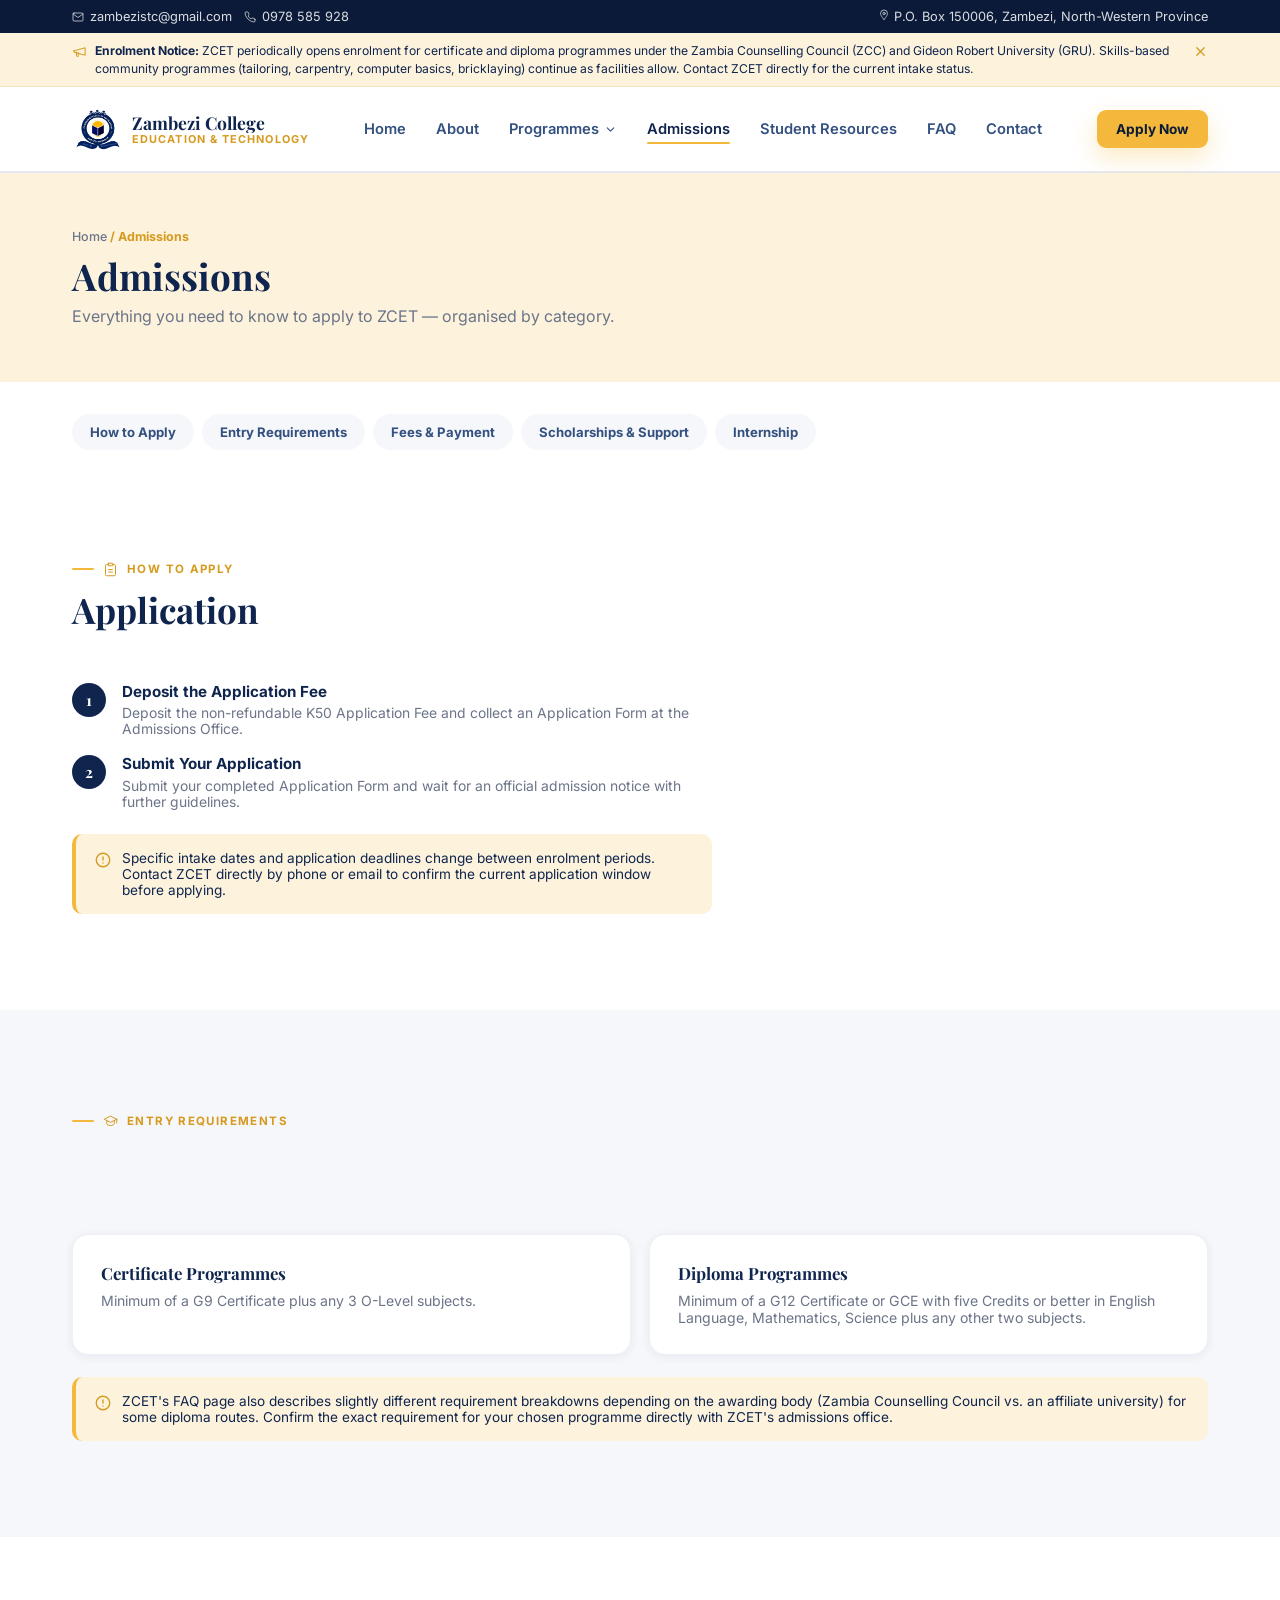
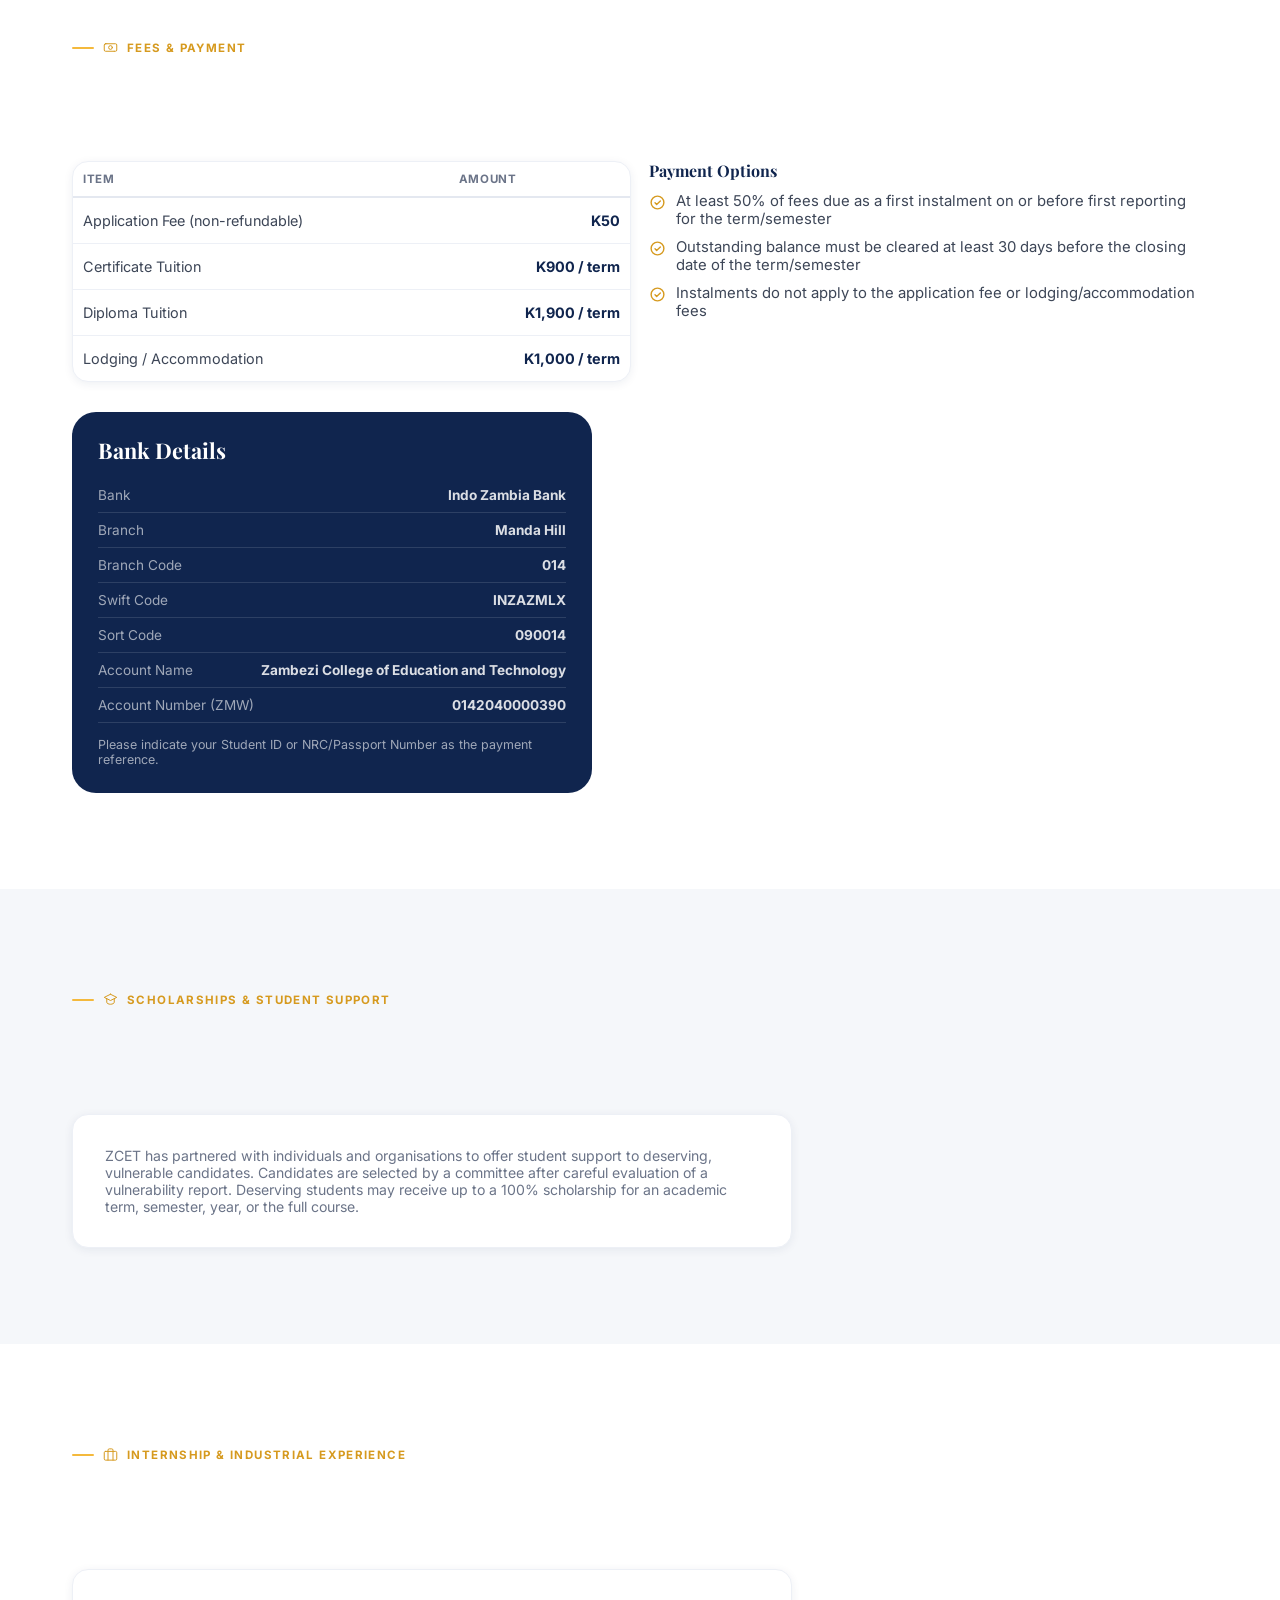
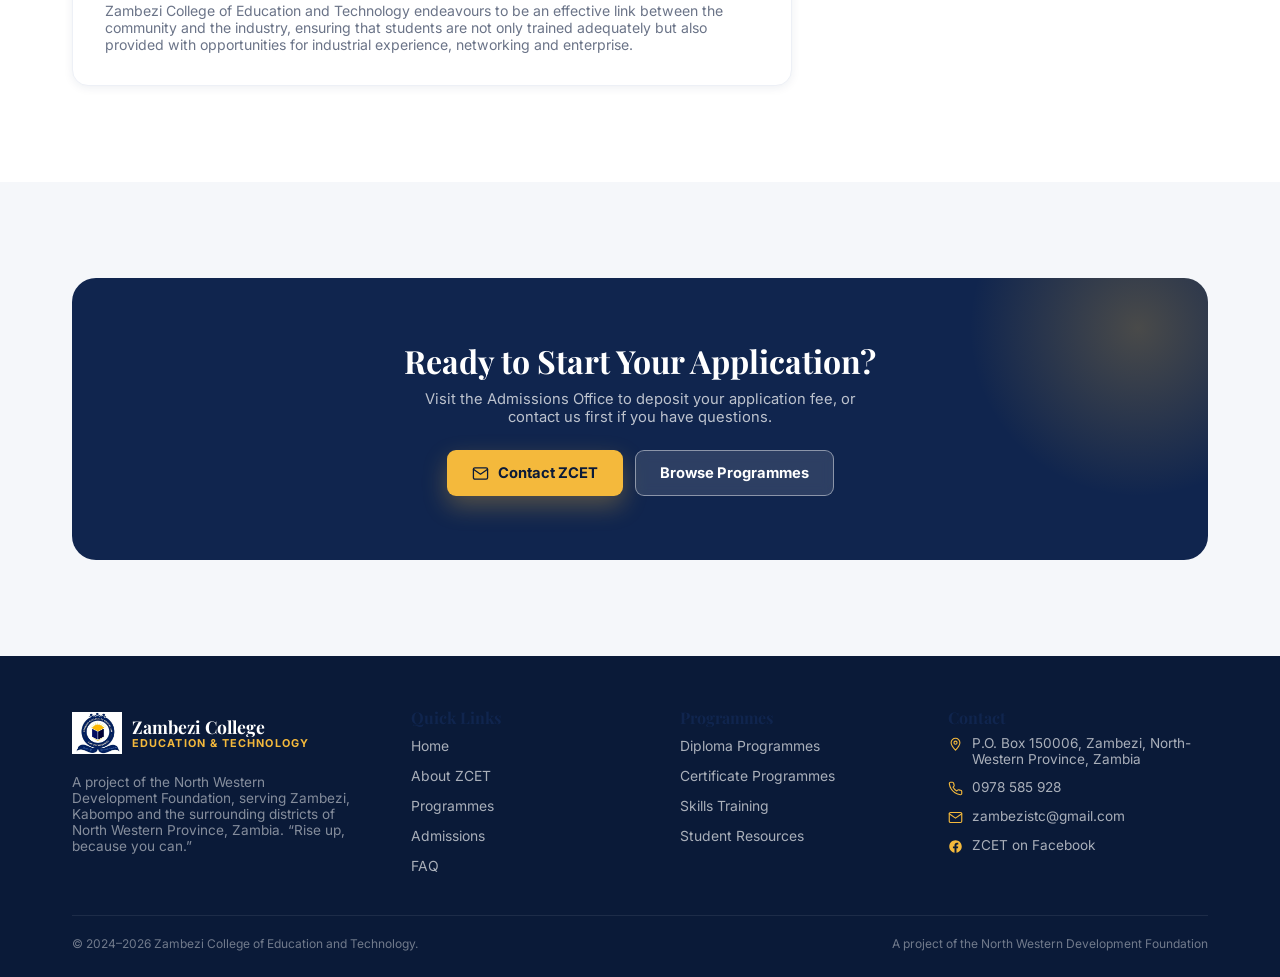
<file: admissions.html>
<!DOCTYPE html>
<html lang="en">
<head>
<meta charset="UTF-8">
<meta name="viewport" content="width=device-width, initial-scale=1.0">
<title>Admissions | Zambezi College of Education and Technology</title>
<meta name="description" content="ZCET admissions: how to apply, entry requirements by qualification level, fees and payment details, scholarships and internship opportunities.">
<link rel="preconnect" href="https://fonts.googleapis.com">
<link rel="preconnect" href="https://fonts.gstatic.com" crossorigin>
<link href="https://fonts.googleapis.com/css2?family=Playfair+Display:wght@600;700;800&family=Inter:wght@400;500;600;700;800&display=swap" rel="stylesheet">
<link rel="stylesheet" href="css/style.css">

</head>
<body>
<div class="topbar">
  <div class="container">
    <div class="topbar-left">
      <a href="mailto:zambezistc@gmail.com"><svg viewBox="0 0 24 24" fill="none" stroke="currentColor" stroke-width="1.8" stroke-linecap="round" stroke-linejoin="round"><rect x="2" y="4" width="20" height="16" rx="2"/><path d="m22 6-10 7L2 6"/></svg> zambezistc@gmail.com</a>
      <a href="tel:+260978585928"><svg viewBox="0 0 24 24" fill="none" stroke="currentColor" stroke-width="1.8" stroke-linecap="round" stroke-linejoin="round"><path d="M22 16.92v3a2 2 0 0 1-2.18 2 19.79 19.79 0 0 1-8.63-3.07 19.5 19.5 0 0 1-6-6 19.79 19.79 0 0 1-3.07-8.67A2 2 0 0 1 4.11 2h3a2 2 0 0 1 2 1.72c.127.96.362 1.903.7 2.81a2 2 0 0 1-.45 2.11L8.09 9.91a16 16 0 0 0 6 6l1.27-1.27a2 2 0 0 1 2.11-.45c.907.338 1.85.573 2.81.7A2 2 0 0 1 22 16.92Z"/></svg> 0978 585 928</a>
    </div>
    <div class="topbar-right">
      <span><svg viewBox="0 0 24 24" fill="none" stroke="currentColor" stroke-width="1.8" stroke-linecap="round" stroke-linejoin="round"><path d="M12 21s7-7.58 7-12A7 7 0 0 0 5 9c0 4.42 7 12 7 12Z"/><circle cx="12" cy="9" r="2.5"/></svg> P.O. Box 150006, Zambezi, North-Western Province</span>
    </div>
  </div>
</div>
<div class="announce">
  <div class="container">
    <svg viewBox="0 0 24 24" fill="none" stroke="currentColor" stroke-width="1.6" stroke-linecap="round" stroke-linejoin="round"><path d="m3 11 18-5v12L3 13v-2Z"/><path d="M7 13v5a2 2 0 0 0 2 2h1v-6"/></svg>
    <p><strong>Enrolment Notice:</strong> ZCET periodically opens enrolment for certificate and diploma programmes under the Zambia Counselling Council (ZCC) and Gideon Robert University (GRU). Skills-based community programmes (tailoring, carpentry, computer basics, bricklaying) continue as facilities allow. Contact ZCET directly for the current intake status.</p>
    <button class="announce-close" aria-label="Dismiss announcement"><svg viewBox="0 0 24 24" fill="none" stroke="currentColor" stroke-width="2" stroke-linecap="round" stroke-linejoin="round"><path d="M18 6 6 18M6 6l12 12"/></svg></button>
  </div>
</div>
<div class="nav-wrap">
  <div class="container nav">
    <a href="index.html" class="logo">
      <span class="logo-mark"><img src="assets/zcet-logo.png" alt="ZCET crest"></span>
      <span class="logo-text"><strong>Zambezi College</strong><span>Education &amp; Technology</span></span>
    </a>
    <ul class="nav-links">
          <li><a href="index.html">Home</a></li>
          <li><a href="about.html">About</a></li>
          <li><a href="programmes.html">Programmes <svg class="chevron" viewBox="0 0 24 24" fill="none" stroke="currentColor" stroke-width="2" stroke-linecap="round" stroke-linejoin="round"><path d="m6 9 6 6 6-6"/></svg></a>
        <div class="mega-menu">
          <a href="programmes.html#diploma">
            <span class="mega-cat">Accredited</span>
            <span class="mega-title">Diploma Programmes</span>
            <span class="mega-desc">Two-year diplomas awarded by the Zambia Counselling Council</span>
          </a>
          <a href="programmes.html#certificate">
            <span class="mega-cat">Accredited</span>
            <span class="mega-title">Certificate Programmes</span>
            <span class="mega-desc">One-year certificates awarded by the Zambia Counselling Council</span>
          </a>
          <a href="programmes.html#skills">
            <span class="mega-cat">Community</span>
            <span class="mega-title">Skills Training</span>
            <span class="mega-desc">Free community empowerment programmes</span>
          </a>
        </div></li>
          <li><a href="admissions.html" class="is-active">Admissions</a></li>
          <li><a href="student-resources.html">Student Resources</a></li>
          <li><a href="faq.html">FAQ</a></li>
          <li><a href="contact.html">Contact</a></li>
    </ul>
    <div class="nav-actions">
      <a href="admissions.html" class="btn btn-primary btn-sm">Apply Now</a>
      <button class="hamburger" aria-label="Open menu" aria-expanded="false"><span></span><span></span><span></span></button>
    </div>
  </div>
  <div class="mobile-menu">
    <div class="mobile-menu-inner">
      <a href="index.html" class="">Home</a>
      <a href="about.html" class="">About</a>
      <div class="mobile-menu-toggle-row">
        <a href="programmes.html" class="">Programmes</a>
        <button class="mobile-submenu-btn" aria-label="Toggle Programmes submenu"><svg viewBox="0 0 24 24" fill="none" stroke="currentColor" stroke-width="2" stroke-linecap="round" stroke-linejoin="round"><path d="m6 9 6 6 6-6"/></svg></button>
      </div>
      <div class="mobile-submenu">
        <a href="programmes.html#diploma">Diploma Programmes</a>
        <a href="programmes.html#certificate">Certificate Programmes</a>
        <a href="programmes.html#skills">Skills Training</a>
      </div>
      <a href="admissions.html" class="is-active">Admissions</a>
      <a href="student-resources.html" class="">Student Resources</a>
      <a href="faq.html" class="">FAQ</a>
      <a href="contact.html" class="">Contact</a>
      <a href="admissions.html" class="btn btn-primary btn-block">Apply Now</a>
      <div class="mobile-contact">
        <a href="tel:+260978585928"><svg viewBox="0 0 24 24" fill="none" stroke="currentColor" stroke-width="1.8" stroke-linecap="round" stroke-linejoin="round"><path d="M22 16.92v3a2 2 0 0 1-2.18 2 19.79 19.79 0 0 1-8.63-3.07 19.5 19.5 0 0 1-6-6 19.79 19.79 0 0 1-3.07-8.67A2 2 0 0 1 4.11 2h3a2 2 0 0 1 2 1.72c.127.96.362 1.903.7 2.81a2 2 0 0 1-.45 2.11L8.09 9.91a16 16 0 0 0 6 6l1.27-1.27a2 2 0 0 1 2.11-.45c.907.338 1.85.573 2.81.7A2 2 0 0 1 22 16.92Z"/></svg> 0978 585 928</a>
        <a href="mailto:zambezistc@gmail.com"><svg viewBox="0 0 24 24" fill="none" stroke="currentColor" stroke-width="1.8" stroke-linecap="round" stroke-linejoin="round"><rect x="2" y="4" width="20" height="16" rx="2"/><path d="m22 6-10 7L2 6"/></svg> zambezistc@gmail.com</a>
      </div>
    </div>
  </div>
</div>

<div class="page-hero">
  <div class="container">
    <div class="breadcrumb"><a href="index.html">Home</a> / Admissions</div>
    <h1>Admissions</h1>
    <p>Everything you need to know to apply to ZCET &mdash; organised by category.</p>
  </div>
</div>

<section class="section--tight" style="padding-top:32px">
  <div class="container">
    <nav class="admissions-nav reveal is-visible">
      <a href="#how-to-apply">How to Apply</a>
      <a href="#entry-requirements">Entry Requirements</a>
      <a href="#fees">Fees &amp; Payment</a>
      <a href="#scholarships">Scholarships &amp; Support</a>
      <a href="#internship">Internship</a>
    </nav>
  </div>
</section>

<section class="section" id="how-to-apply" style="padding-top:0">
  <div class="container">
    <div class="section-head reveal is-visible">
      <div class="eyebrow"><svg viewBox="0 0 24 24" fill="none" stroke="currentColor" stroke-width="1.6" stroke-linecap="round" stroke-linejoin="round"><rect x="8" y="2" width="8" height="4" rx="1"/><path d="M9 4H6a2 2 0 0 0-2 2v14a2 2 0 0 0 2 2h12a2 2 0 0 0 2-2V6a2 2 0 0 0-2-2h-3"/><path d="M9 12h6M9 16h6"/></svg> How to Apply</div>
      <h2>Application Process</h2>
    </div>
    <div class="step-list reveal is-visible" style="max-width:640px">
      <div class="step-item">
        <div class="step-num">1</div>
        <div>
          <h4>Deposit the Application Fee</h4>
          <p>Deposit the non-refundable K50 Application Fee and collect an Application Form at the Admissions Office.</p>
        </div>
      </div>
      <div class="step-item">
        <div class="step-num">2</div>
        <div>
          <h4>Submit Your Application</h4>
          <p>Submit your completed Application Form and wait for an official admission notice with further guidelines.</p>
        </div>
      </div>
    </div>
    <div class="note-box reveal is-visible" style="max-width:640px;margin-top:24px">
      <svg viewBox="0 0 24 24" fill="none" stroke="currentColor" stroke-width="1.8" stroke-linecap="round" stroke-linejoin="round"><circle cx="12" cy="12" r="9"/><path d="M12 8v4M12 16h.01"/></svg>
      <span>Specific intake dates and application deadlines change between enrolment periods. Contact ZCET directly by phone or email to confirm the current application window before applying.</span>
    </div>
  </div>
</section>

<section class="section section--mist" id="entry-requirements">
  <div class="container">
    <div class="section-head reveal is-visible">
      <div class="eyebrow"><svg viewBox="0 0 24 24" fill="none" stroke="currentColor" stroke-width="1.6" stroke-linecap="round" stroke-linejoin="round"><path d="M22 10 12 5 2 10l10 5 10-5Z"/><path d="M6 12.5V17c0 1.5 2.5 3 6 3s6-1.5 6-3v-4.5"/><path d="M22 10v6"/></svg> Entry Requirements</div>
      <h2>Requirements by Qualification Level</h2>
    </div>
    <div class="grid-2 reveal is-visible">
      <div class="card" style="padding:28px">
        <h3>Certificate Programmes</h3>
        <p>Minimum of a G9 Certificate plus any 3 O-Level subjects.</p>
      </div>
      <div class="card" style="padding:28px">
        <h3>Diploma Programmes</h3>
        <p>Minimum of a G12 Certificate or GCE with five Credits or better in English Language, Mathematics, Science plus any other two subjects.</p>
      </div>
    </div>
    <div class="note-box reveal is-visible" style="margin-top:22px">
      <svg viewBox="0 0 24 24" fill="none" stroke="currentColor" stroke-width="1.8" stroke-linecap="round" stroke-linejoin="round"><circle cx="12" cy="12" r="9"/><path d="M12 8v4M12 16h.01"/></svg>
      <span>ZCET's FAQ page also describes slightly different requirement breakdowns depending on the awarding body (Zambia Counselling Council vs. an affiliate university) for some diploma routes. Confirm the exact requirement for your chosen programme directly with ZCET's admissions office.</span>
    </div>
  </div>
</section>

<section class="section" id="fees">
  <div class="container">
    <div class="section-head reveal is-visible">
      <div class="eyebrow"><svg viewBox="0 0 24 24" fill="none" stroke="currentColor" stroke-width="1.6" stroke-linecap="round" stroke-linejoin="round"><rect x="2" y="6" width="20" height="12" rx="2"/><circle cx="12" cy="12" r="3"/><path d="M6 6v.01M18 18v-.01"/></svg> Fees &amp; Payment</div>
      <h2>Tuition &amp; Payment Information</h2>
    </div>
    <div class="grid-2 reveal is-visible" style="align-items:start">
      <div class="card" style="padding:0;overflow:hidden">
        <table class="fee-table">
          <thead><tr><th>Item</th><th>Amount</th></tr></thead>
          <tbody>
            <tr><td>Application Fee (non-refundable)</td><td>K50</td></tr>
            <tr><td>Certificate Tuition</td><td>K900 / term</td></tr>
            <tr><td>Diploma Tuition</td><td>K1,900 / term</td></tr>
            <tr><td>Lodging / Accommodation</td><td>K1,000 / term</td></tr>
          </tbody>
        </table>
      </div>
      <div>
        <h3 style="font-size:1rem;margin-bottom:12px">Payment Options</h3>
        <ul class="detail-list">
          <li><svg viewBox="0 0 24 24" fill="none" stroke="currentColor" stroke-width="2" stroke-linecap="round" stroke-linejoin="round"><circle cx="12" cy="12" r="9"/><path d="m8.5 12.5 2.3 2.3L16 10"/></svg> At least 50% of fees due as a first instalment on or before first reporting for the term/semester</li>
          <li><svg viewBox="0 0 24 24" fill="none" stroke="currentColor" stroke-width="2" stroke-linecap="round" stroke-linejoin="round"><circle cx="12" cy="12" r="9"/><path d="m8.5 12.5 2.3 2.3L16 10"/></svg> Outstanding balance must be cleared at least 30 days before the closing date of the term/semester</li>
          <li><svg viewBox="0 0 24 24" fill="none" stroke="currentColor" stroke-width="2" stroke-linecap="round" stroke-linejoin="round"><circle cx="12" cy="12" r="9"/><path d="m8.5 12.5 2.3 2.3L16 10"/></svg> Instalments do not apply to the application fee or lodging/accommodation fees</li>
        </ul>
      </div>
    </div>

    <div class="bank-card reveal is-visible" style="margin-top:30px;max-width:520px">
      <h3>Bank Details</h3>
      <div class="bank-row"><span>Bank</span><span>Indo Zambia Bank</span></div>
      <div class="bank-row"><span>Branch</span><span>Manda Hill</span></div>
      <div class="bank-row"><span>Branch Code</span><span>014</span></div>
      <div class="bank-row"><span>Swift Code</span><span>INZAZMLX</span></div>
      <div class="bank-row"><span>Sort Code</span><span>090014</span></div>
      <div class="bank-row"><span>Account Name</span><span>Zambezi College of Education and Technology</span></div>
      <div class="bank-row"><span>Account Number (ZMW)</span><span>0142040000390</span></div>
      <p style="margin:14px 0 0;font-size:.78rem;color:rgba(255,255,255,.6)">Please indicate your Student ID or NRC/Passport Number as the payment reference.</p>
    </div>
  </div>
</section>

<section class="section section--mist" id="scholarships">
  <div class="container">
    <div class="section-head reveal is-visible">
      <div class="eyebrow"><svg viewBox="0 0 24 24" fill="none" stroke="currentColor" stroke-width="1.6" stroke-linecap="round" stroke-linejoin="round"><path d="M12 2 2 7l10 5 10-5-10-5Z"/><path d="M6 9.5V15c0 1.5 3 3 6 3s6-1.5 6-3V9.5"/></svg> Scholarships &amp; Student Support</div>
      <h2>Student Support Scheme</h2>
    </div>
    <div class="card reveal is-visible" style="padding:32px;max-width:720px">
      <p style="margin:0">ZCET has partnered with individuals and organisations to offer student support to deserving, vulnerable candidates. Candidates are selected by a committee after careful evaluation of a vulnerability report. Deserving students may receive up to a 100% scholarship for an academic term, semester, year, or the full course.</p>
    </div>
  </div>
</section>

<section class="section" id="internship">
  <div class="container">
    <div class="section-head reveal is-visible">
      <div class="eyebrow"><svg viewBox="0 0 24 24" fill="none" stroke="currentColor" stroke-width="1.6" stroke-linecap="round" stroke-linejoin="round"><rect x="2" y="7" width="20" height="14" rx="2"/><path d="M16 21V5a2 2 0 0 0-2-2h-4a2 2 0 0 0-2 2v16"/></svg> Internship &amp; Industrial Experience</div>
      <h2>Bridging Students to Industry</h2>
    </div>
    <div class="card reveal is-visible" style="padding:32px;max-width:720px">
      <p style="margin:0">Zambezi College of Education and Technology endeavours to be an effective link between the community and the industry, ensuring that students are not only trained adequately but also provided with opportunities for industrial experience, networking and enterprise.</p>
    </div>
  </div>
</section>

<section class="section section--mist">
  <div class="container">
    <div class="cta-band reveal" style="background:var(--navy)">
      <h2>Ready to Start Your Application?</h2>
      <p>Visit the Admissions Office to deposit your application fee, or contact us first if you have questions.</p>
      <div class="cta-actions">
        <a href="contact.html" class="btn btn-primary"><svg viewBox="0 0 24 24" fill="none" stroke="currentColor" stroke-width="1.8" stroke-linecap="round" stroke-linejoin="round"><rect x="2" y="4" width="20" height="16" rx="2"/><path d="m22 6-10 7L2 6"/></svg> Contact ZCET</a>
        <a href="programmes.html" class="btn btn-ghost-light">Browse Programmes</a>
      </div>
    </div>
  </div>
</section>

<footer>
  <div class="container">
    <div class="footer-grid">
      <div class="footer-brand">
        <a href="index.html" class="logo">
          <span class="logo-mark"><img src="assets/zcet-logo.png" alt="ZCET crest"></span>
          <span class="logo-text"><strong>Zambezi College</strong><span style="color:#F4B93C">Education &amp; Technology</span></span>
        </a>
        <p>A project of the North Western Development Foundation, serving Zambezi, Kabompo and the surrounding districts of North Western Province, Zambia. &ldquo;Rise up, because you can.&rdquo;</p>
      </div>
      <div>
        <h4>Quick Links</h4>
        <ul class="footer-links">
          <li><a href="index.html">Home</a></li>
          <li><a href="about.html">About ZCET</a></li>
          <li><a href="programmes.html">Programmes</a></li>
          <li><a href="admissions.html">Admissions</a></li>
          <li><a href="faq.html">FAQ</a></li>
        </ul>
      </div>
      <div>
        <h4>Programmes</h4>
        <ul class="footer-links">
          <li><a href="programmes.html#diploma">Diploma Programmes</a></li>
          <li><a href="programmes.html#certificate">Certificate Programmes</a></li>
          <li><a href="programmes.html#skills">Skills Training</a></li>
          <li><a href="student-resources.html">Student Resources</a></li>
        </ul>
      </div>
      <div>
        <h4>Contact</h4>
        <ul class="footer-contact">
          <li><svg viewBox="0 0 24 24" fill="none" stroke="currentColor" stroke-width="1.8" stroke-linecap="round" stroke-linejoin="round"><path d="M12 21s7-7.58 7-12A7 7 0 0 0 5 9c0 4.42 7 12 7 12Z"/><circle cx="12" cy="9" r="2.5"/></svg> P.O. Box 150006, Zambezi, North-Western Province, Zambia</li>
          <li><svg viewBox="0 0 24 24" fill="none" stroke="currentColor" stroke-width="1.8" stroke-linecap="round" stroke-linejoin="round"><path d="M22 16.92v3a2 2 0 0 1-2.18 2 19.79 19.79 0 0 1-8.63-3.07 19.5 19.5 0 0 1-6-6 19.79 19.79 0 0 1-3.07-8.67A2 2 0 0 1 4.11 2h3a2 2 0 0 1 2 1.72c.127.96.362 1.903.7 2.81a2 2 0 0 1-.45 2.11L8.09 9.91a16 16 0 0 0 6 6l1.27-1.27a2 2 0 0 1 2.11-.45c.907.338 1.85.573 2.81.7A2 2 0 0 1 22 16.92Z"/></svg> <a href="tel:+260978585928">0978 585 928</a></li>
          <li><svg viewBox="0 0 24 24" fill="none" stroke="currentColor" stroke-width="1.8" stroke-linecap="round" stroke-linejoin="round"><rect x="2" y="4" width="20" height="16" rx="2"/><path d="m22 6-10 7L2 6"/></svg> <a href="mailto:zambezistc@gmail.com">zambezistc@gmail.com</a></li>
          <li><svg viewBox="0 0 24 24" fill="currentColor"><path d="M22 12.06C22 6.5 17.52 2 12 2S2 6.5 2 12.06C2 17.08 5.66 21.23 10.44 22v-7.03H7.9v-2.91h2.54V9.85c0-2.5 1.49-3.89 3.77-3.89 1.09 0 2.23.2 2.23.2v2.46h-1.26c-1.24 0-1.63.77-1.63 1.56v1.88h2.78l-.44 2.91h-2.34V22C18.34 21.23 22 17.08 22 12.06Z"/></svg> <a href="https://web.facebook.com/zcet2022" target="_blank" rel="noopener">ZCET on Facebook</a></li>
        </ul>
      </div>
    </div>
    <div class="footer-bottom">
      <span>&copy; 2024&ndash;2026 Zambezi College of Education and Technology.</span>
      <span>A project of the North Western Development Foundation</span>
    </div>
  </div>
</footer>

<button class="to-top" aria-label="Back to top"><svg viewBox="0 0 24 24" fill="none" stroke="currentColor" stroke-width="2" stroke-linecap="round" stroke-linejoin="round"><path d="M12 19V5M5 12l7-7 7 7"/></svg></button>

<script src="js/programmes-data.js"></script>
<script src="js/main.js"></script>
</body>
</html>
</file>
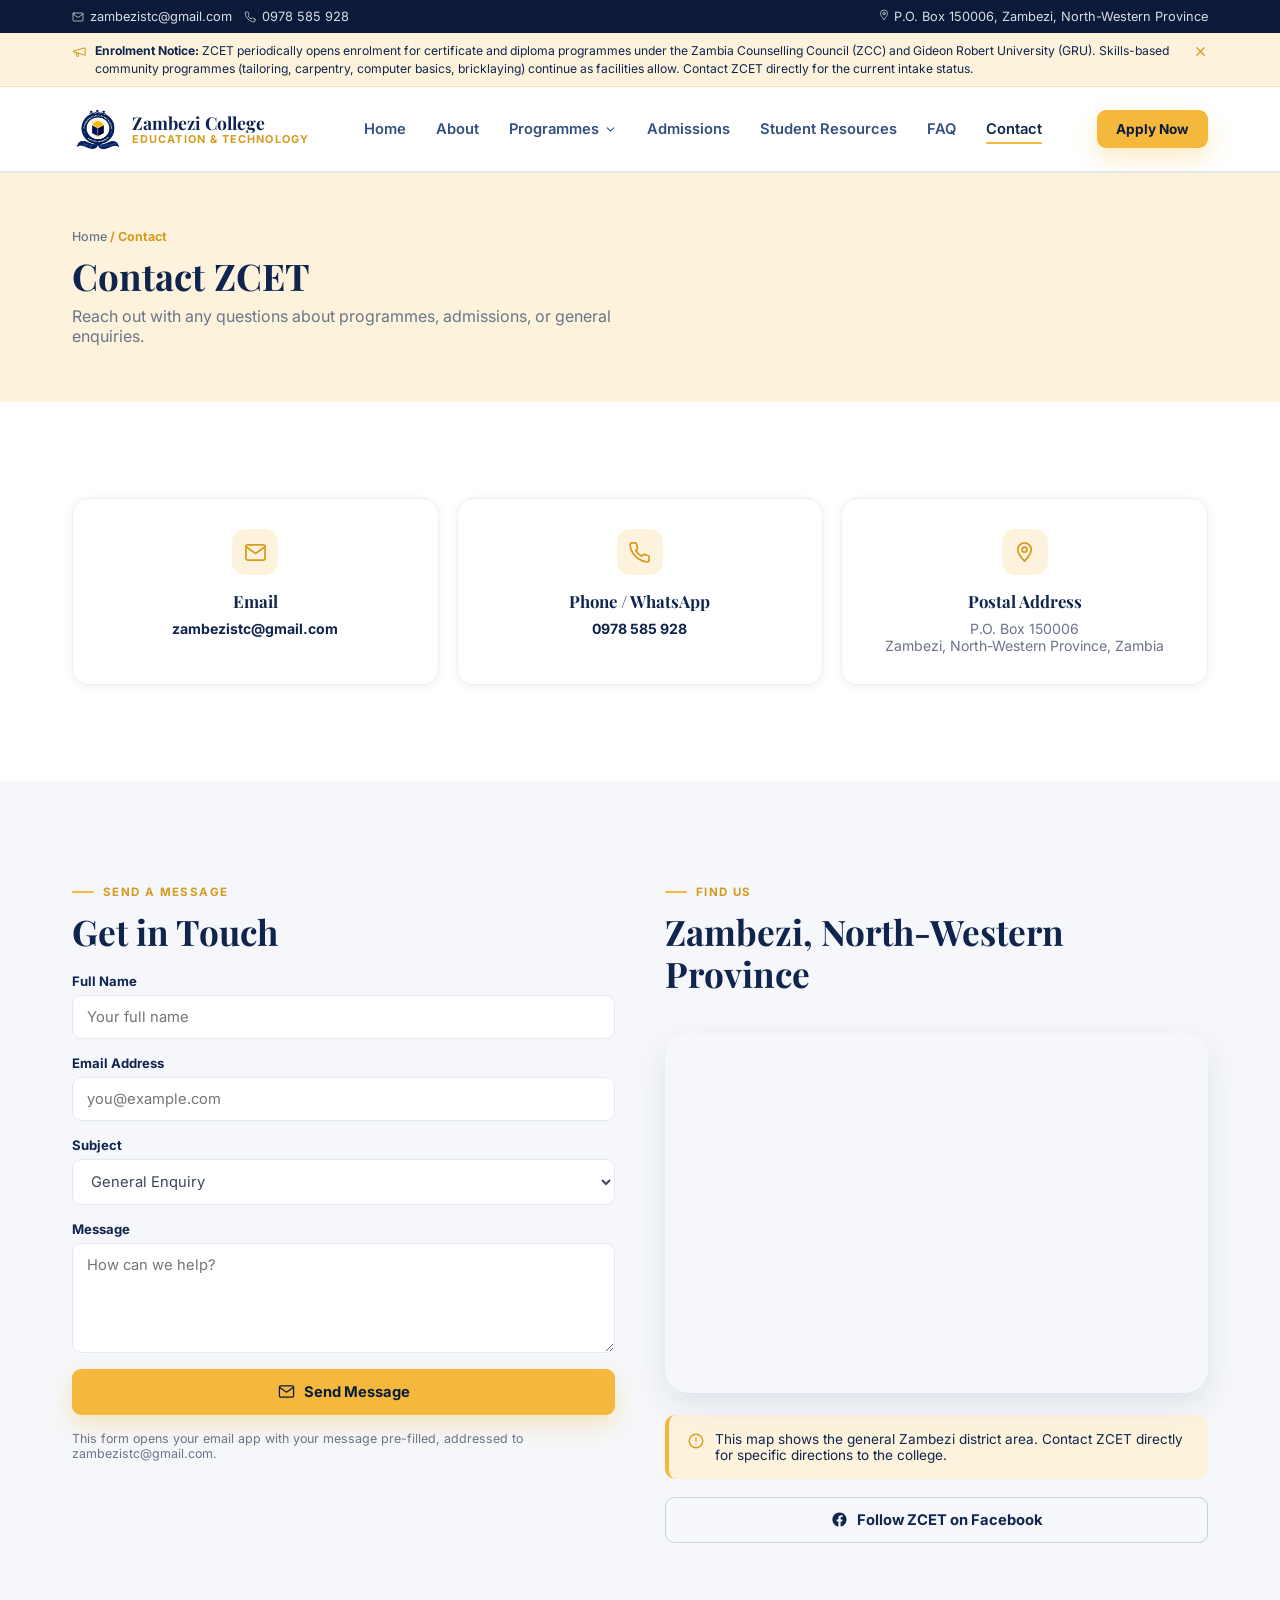
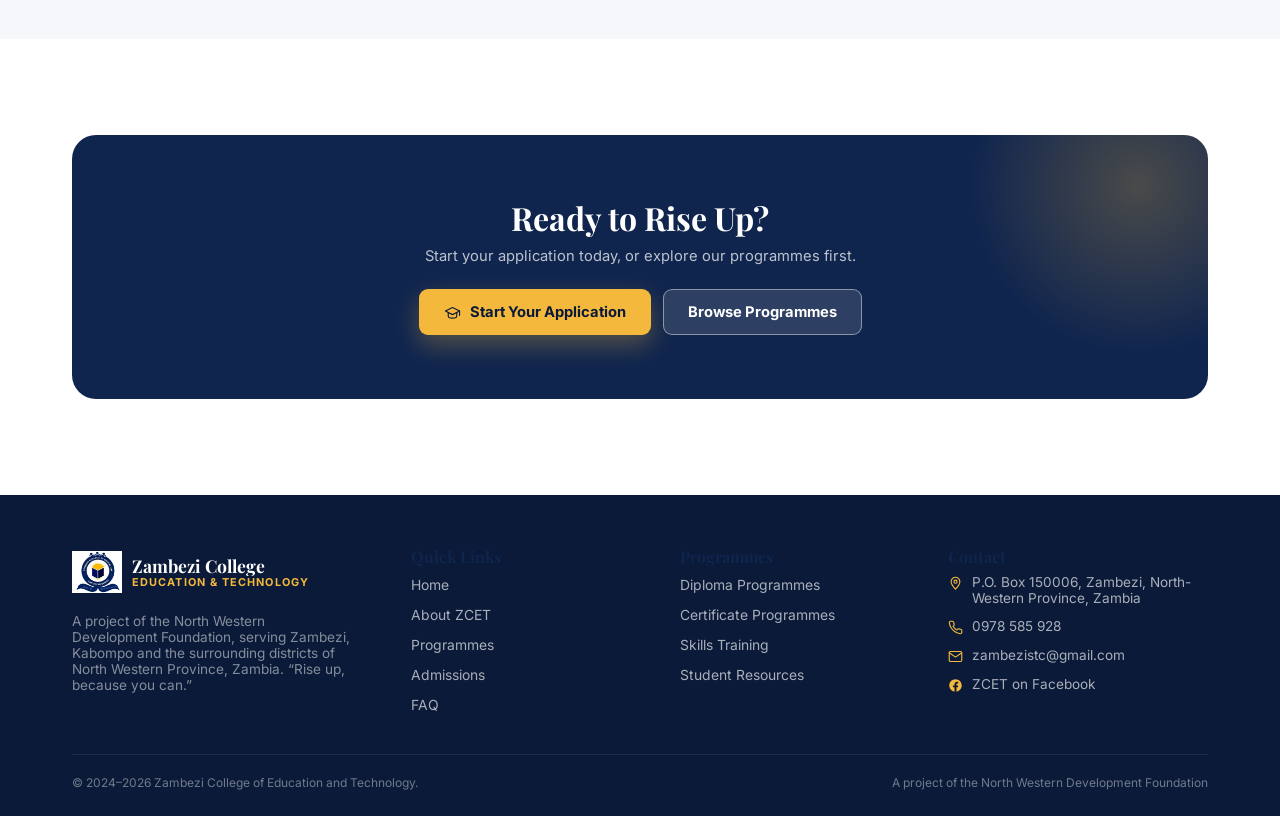
<file: contact.html>
<!DOCTYPE html>
<html lang="en">
<head>
<meta charset="UTF-8">
<meta name="viewport" content="width=device-width, initial-scale=1.0">
<title>Contact | Zambezi College of Education and Technology</title>
<meta name="description" content="Contact Zambezi College of Education and Technology — email zambezistc@gmail.com, call or WhatsApp 0978 585 928, or visit us at P.O. Box 150006, Zambezi, Zambia.">
<link rel="preconnect" href="https://fonts.googleapis.com">
<link rel="preconnect" href="https://fonts.gstatic.com" crossorigin>
<link href="https://fonts.googleapis.com/css2?family=Playfair+Display:wght@600;700;800&family=Inter:wght@400;500;600;700;800&display=swap" rel="stylesheet">
<link rel="stylesheet" href="css/style.css">

</head>
<body>
<div class="topbar">
  <div class="container">
    <div class="topbar-left">
      <a href="mailto:zambezistc@gmail.com"><svg viewBox="0 0 24 24" fill="none" stroke="currentColor" stroke-width="1.8" stroke-linecap="round" stroke-linejoin="round"><rect x="2" y="4" width="20" height="16" rx="2"/><path d="m22 6-10 7L2 6"/></svg> zambezistc@gmail.com</a>
      <a href="tel:+260978585928"><svg viewBox="0 0 24 24" fill="none" stroke="currentColor" stroke-width="1.8" stroke-linecap="round" stroke-linejoin="round"><path d="M22 16.92v3a2 2 0 0 1-2.18 2 19.79 19.79 0 0 1-8.63-3.07 19.5 19.5 0 0 1-6-6 19.79 19.79 0 0 1-3.07-8.67A2 2 0 0 1 4.11 2h3a2 2 0 0 1 2 1.72c.127.96.362 1.903.7 2.81a2 2 0 0 1-.45 2.11L8.09 9.91a16 16 0 0 0 6 6l1.27-1.27a2 2 0 0 1 2.11-.45c.907.338 1.85.573 2.81.7A2 2 0 0 1 22 16.92Z"/></svg> 0978 585 928</a>
    </div>
    <div class="topbar-right">
      <span><svg viewBox="0 0 24 24" fill="none" stroke="currentColor" stroke-width="1.8" stroke-linecap="round" stroke-linejoin="round"><path d="M12 21s7-7.58 7-12A7 7 0 0 0 5 9c0 4.42 7 12 7 12Z"/><circle cx="12" cy="9" r="2.5"/></svg> P.O. Box 150006, Zambezi, North-Western Province</span>
    </div>
  </div>
</div>
<div class="announce">
  <div class="container">
    <svg viewBox="0 0 24 24" fill="none" stroke="currentColor" stroke-width="1.6" stroke-linecap="round" stroke-linejoin="round"><path d="m3 11 18-5v12L3 13v-2Z"/><path d="M7 13v5a2 2 0 0 0 2 2h1v-6"/></svg>
    <p><strong>Enrolment Notice:</strong> ZCET periodically opens enrolment for certificate and diploma programmes under the Zambia Counselling Council (ZCC) and Gideon Robert University (GRU). Skills-based community programmes (tailoring, carpentry, computer basics, bricklaying) continue as facilities allow. Contact ZCET directly for the current intake status.</p>
    <button class="announce-close" aria-label="Dismiss announcement"><svg viewBox="0 0 24 24" fill="none" stroke="currentColor" stroke-width="2" stroke-linecap="round" stroke-linejoin="round"><path d="M18 6 6 18M6 6l12 12"/></svg></button>
  </div>
</div>
<div class="nav-wrap">
  <div class="container nav">
    <a href="index.html" class="logo">
      <span class="logo-mark"><img src="assets/zcet-logo.png" alt="ZCET crest"></span>
      <span class="logo-text"><strong>Zambezi College</strong><span>Education &amp; Technology</span></span>
    </a>
    <ul class="nav-links">
          <li><a href="index.html">Home</a></li>
          <li><a href="about.html">About</a></li>
          <li><a href="programmes.html">Programmes <svg class="chevron" viewBox="0 0 24 24" fill="none" stroke="currentColor" stroke-width="2" stroke-linecap="round" stroke-linejoin="round"><path d="m6 9 6 6 6-6"/></svg></a>
        <div class="mega-menu">
          <a href="programmes.html#diploma">
            <span class="mega-cat">Accredited</span>
            <span class="mega-title">Diploma Programmes</span>
            <span class="mega-desc">Two-year diplomas awarded by the Zambia Counselling Council</span>
          </a>
          <a href="programmes.html#certificate">
            <span class="mega-cat">Accredited</span>
            <span class="mega-title">Certificate Programmes</span>
            <span class="mega-desc">One-year certificates awarded by the Zambia Counselling Council</span>
          </a>
          <a href="programmes.html#skills">
            <span class="mega-cat">Community</span>
            <span class="mega-title">Skills Training</span>
            <span class="mega-desc">Free community empowerment programmes</span>
          </a>
        </div></li>
          <li><a href="admissions.html">Admissions</a></li>
          <li><a href="student-resources.html">Student Resources</a></li>
          <li><a href="faq.html">FAQ</a></li>
          <li><a href="contact.html" class="is-active">Contact</a></li>
    </ul>
    <div class="nav-actions">
      <a href="admissions.html" class="btn btn-primary btn-sm">Apply Now</a>
      <button class="hamburger" aria-label="Open menu" aria-expanded="false"><span></span><span></span><span></span></button>
    </div>
  </div>
  <div class="mobile-menu">
    <div class="mobile-menu-inner">
      <a href="index.html" class="">Home</a>
      <a href="about.html" class="">About</a>
      <div class="mobile-menu-toggle-row">
        <a href="programmes.html" class="">Programmes</a>
        <button class="mobile-submenu-btn" aria-label="Toggle Programmes submenu"><svg viewBox="0 0 24 24" fill="none" stroke="currentColor" stroke-width="2" stroke-linecap="round" stroke-linejoin="round"><path d="m6 9 6 6 6-6"/></svg></button>
      </div>
      <div class="mobile-submenu">
        <a href="programmes.html#diploma">Diploma Programmes</a>
        <a href="programmes.html#certificate">Certificate Programmes</a>
        <a href="programmes.html#skills">Skills Training</a>
      </div>
      <a href="admissions.html" class="">Admissions</a>
      <a href="student-resources.html" class="">Student Resources</a>
      <a href="faq.html" class="">FAQ</a>
      <a href="contact.html" class="is-active">Contact</a>
      <a href="admissions.html" class="btn btn-primary btn-block">Apply Now</a>
      <div class="mobile-contact">
        <a href="tel:+260978585928"><svg viewBox="0 0 24 24" fill="none" stroke="currentColor" stroke-width="1.8" stroke-linecap="round" stroke-linejoin="round"><path d="M22 16.92v3a2 2 0 0 1-2.18 2 19.79 19.79 0 0 1-8.63-3.07 19.5 19.5 0 0 1-6-6 19.79 19.79 0 0 1-3.07-8.67A2 2 0 0 1 4.11 2h3a2 2 0 0 1 2 1.72c.127.96.362 1.903.7 2.81a2 2 0 0 1-.45 2.11L8.09 9.91a16 16 0 0 0 6 6l1.27-1.27a2 2 0 0 1 2.11-.45c.907.338 1.85.573 2.81.7A2 2 0 0 1 22 16.92Z"/></svg> 0978 585 928</a>
        <a href="mailto:zambezistc@gmail.com"><svg viewBox="0 0 24 24" fill="none" stroke="currentColor" stroke-width="1.8" stroke-linecap="round" stroke-linejoin="round"><rect x="2" y="4" width="20" height="16" rx="2"/><path d="m22 6-10 7L2 6"/></svg> zambezistc@gmail.com</a>
      </div>
    </div>
  </div>
</div>

<div class="page-hero">
  <div class="container">
    <div class="breadcrumb"><a href="index.html">Home</a> / Contact</div>
    <h1>Contact ZCET</h1>
    <p>Reach out with any questions about programmes, admissions, or general enquiries.</p>
  </div>
</div>

<section class="section">
  <div class="container">
    <div class="grid-3 reveal-stagger">
      <div class="card" style="text-align:center;padding:30px">
        <div class="card-icon" style="margin:0 auto 16px"><svg viewBox="0 0 24 24" fill="none" stroke="currentColor" stroke-width="1.8" stroke-linecap="round" stroke-linejoin="round"><rect x="2" y="4" width="20" height="16" rx="2"/><path d="m22 6-10 7L2 6"/></svg></div>
        <h3>Email</h3>
        <p><a href="mailto:zambezistc@gmail.com" style="color:var(--navy);font-weight:700">zambezistc@gmail.com</a></p>
      </div>
      <div class="card" style="text-align:center;padding:30px">
        <div class="card-icon" style="margin:0 auto 16px"><svg viewBox="0 0 24 24" fill="none" stroke="currentColor" stroke-width="1.8" stroke-linecap="round" stroke-linejoin="round"><path d="M22 16.92v3a2 2 0 0 1-2.18 2 19.79 19.79 0 0 1-8.63-3.07 19.5 19.5 0 0 1-6-6 19.79 19.79 0 0 1-3.07-8.67A2 2 0 0 1 4.11 2h3a2 2 0 0 1 2 1.72c.127.96.362 1.903.7 2.81a2 2 0 0 1-.45 2.11L8.09 9.91a16 16 0 0 0 6 6l1.27-1.27a2 2 0 0 1 2.11-.45c.907.338 1.85.573 2.81.7A2 2 0 0 1 22 16.92Z"/></svg></div>
        <h3>Phone / WhatsApp</h3>
        <p><a href="tel:+260978585928" style="color:var(--navy);font-weight:700">0978 585 928</a></p>
      </div>
      <div class="card" style="text-align:center;padding:30px">
        <div class="card-icon" style="margin:0 auto 16px"><svg viewBox="0 0 24 24" fill="none" stroke="currentColor" stroke-width="1.8" stroke-linecap="round" stroke-linejoin="round"><path d="M12 21s7-7.58 7-12A7 7 0 0 0 5 9c0 4.42 7 12 7 12Z"/><circle cx="12" cy="9" r="2.5"/></svg></div>
        <h3>Postal Address</h3>
        <p>P.O. Box 150006<br>Zambezi, North-Western Province, Zambia</p>
      </div>
    </div>
  </div>
</section>

<section class="section section--mist">
  <div class="container contact-layout">
    <div class="reveal is-visible">
      <div class="eyebrow">Send a Message</div>
      <h2>Get in Touch</h2>
      <form class="contact-form" id="zcet-contact-form" style="margin-top:20px">
        <div class="form-row">
          <label for="name">Full Name</label>
          <input type="text" id="name" name="name" required placeholder="Your full name">
        </div>
        <div class="form-row">
          <label for="email">Email Address</label>
          <input type="email" id="email" name="email" required placeholder="you@example.com">
        </div>
        <div class="form-row">
          <label for="subject">Subject</label>
          <select id="subject" name="subject">
            <option>General Enquiry</option>
            <option>Admissions</option>
            <option>Programmes</option>
            <option>Fees &amp; Payment</option>
            <option>Student Support</option>
          </select>
        </div>
        <div class="form-row">
          <label for="message">Message</label>
          <textarea id="message" name="message" required placeholder="How can we help?"></textarea>
        </div>
        <button type="submit" class="btn btn-primary btn-block"><svg viewBox="0 0 24 24" fill="none" stroke="currentColor" stroke-width="1.8" stroke-linecap="round" stroke-linejoin="round"><rect x="2" y="4" width="20" height="16" rx="2"/><path d="m22 6-10 7L2 6"/></svg> Send Message</button>
        <p style="font-size:.78rem;color:var(--text-soft);margin:0">This form opens your email app with your message pre-filled, addressed to zambezistc@gmail.com.</p>
      </form>
    </div>
    <div class="reveal is-visible">
      <div class="eyebrow">Find Us</div>
      <h2>Zambezi, North-Western Province</h2>
      <iframe class="map-frame" style="margin-top:20px" src="https://www.google.com/maps?q=Zambezi,+North-Western+Province,+Zambia&output=embed" loading="lazy" referrerpolicy="no-referrer-when-downgrade" title="Map showing Zambezi, North-Western Province, Zambia"></iframe>
      <div class="note-box" style="margin-top:18px">
        <svg viewBox="0 0 24 24" fill="none" stroke="currentColor" stroke-width="1.8" stroke-linecap="round" stroke-linejoin="round"><circle cx="12" cy="12" r="9"/><path d="M12 8v4M12 16h.01"/></svg>
        <span>This map shows the general Zambezi district area. Contact ZCET directly for specific directions to the college.</span>
      </div>
      <a href="https://web.facebook.com/zcet2022" target="_blank" rel="noopener" class="btn btn-outline btn-block" style="margin-top:18px"><svg viewBox="0 0 24 24" fill="currentColor"><path d="M22 12.06C22 6.5 17.52 2 12 2S2 6.5 2 12.06C2 17.08 5.66 21.23 10.44 22v-7.03H7.9v-2.91h2.54V9.85c0-2.5 1.49-3.89 3.77-3.89 1.09 0 2.23.2 2.23.2v2.46h-1.26c-1.24 0-1.63.77-1.63 1.56v1.88h2.78l-.44 2.91h-2.34V22C18.34 21.23 22 17.08 22 12.06Z"/></svg> Follow ZCET on Facebook</a>
    </div>
  </div>
</section>

<section class="section">
  <div class="container">
    <div class="cta-band reveal">
      <h2>Ready to Rise Up?</h2>
      <p>Start your application today, or explore our programmes first.</p>
      <div class="cta-actions">
        <a href="admissions.html" class="btn btn-primary"><svg viewBox="0 0 24 24" fill="none" stroke="currentColor" stroke-width="1.6" stroke-linecap="round" stroke-linejoin="round"><path d="M22 10 12 5 2 10l10 5 10-5Z"/><path d="M6 12.5V17c0 1.5 2.5 3 6 3s6-1.5 6-3v-4.5"/><path d="M22 10v6"/></svg> Start Your Application</a>
        <a href="programmes.html" class="btn btn-ghost-light">Browse Programmes</a>
      </div>
    </div>
  </div>
</section>

<footer>
  <div class="container">
    <div class="footer-grid">
      <div class="footer-brand">
        <a href="index.html" class="logo">
          <span class="logo-mark"><img src="assets/zcet-logo.png" alt="ZCET crest"></span>
          <span class="logo-text"><strong>Zambezi College</strong><span style="color:#F4B93C">Education &amp; Technology</span></span>
        </a>
        <p>A project of the North Western Development Foundation, serving Zambezi, Kabompo and the surrounding districts of North Western Province, Zambia. &ldquo;Rise up, because you can.&rdquo;</p>
      </div>
      <div>
        <h4>Quick Links</h4>
        <ul class="footer-links">
          <li><a href="index.html">Home</a></li>
          <li><a href="about.html">About ZCET</a></li>
          <li><a href="programmes.html">Programmes</a></li>
          <li><a href="admissions.html">Admissions</a></li>
          <li><a href="faq.html">FAQ</a></li>
        </ul>
      </div>
      <div>
        <h4>Programmes</h4>
        <ul class="footer-links">
          <li><a href="programmes.html#diploma">Diploma Programmes</a></li>
          <li><a href="programmes.html#certificate">Certificate Programmes</a></li>
          <li><a href="programmes.html#skills">Skills Training</a></li>
          <li><a href="student-resources.html">Student Resources</a></li>
        </ul>
      </div>
      <div>
        <h4>Contact</h4>
        <ul class="footer-contact">
          <li><svg viewBox="0 0 24 24" fill="none" stroke="currentColor" stroke-width="1.8" stroke-linecap="round" stroke-linejoin="round"><path d="M12 21s7-7.58 7-12A7 7 0 0 0 5 9c0 4.42 7 12 7 12Z"/><circle cx="12" cy="9" r="2.5"/></svg> P.O. Box 150006, Zambezi, North-Western Province, Zambia</li>
          <li><svg viewBox="0 0 24 24" fill="none" stroke="currentColor" stroke-width="1.8" stroke-linecap="round" stroke-linejoin="round"><path d="M22 16.92v3a2 2 0 0 1-2.18 2 19.79 19.79 0 0 1-8.63-3.07 19.5 19.5 0 0 1-6-6 19.79 19.79 0 0 1-3.07-8.67A2 2 0 0 1 4.11 2h3a2 2 0 0 1 2 1.72c.127.96.362 1.903.7 2.81a2 2 0 0 1-.45 2.11L8.09 9.91a16 16 0 0 0 6 6l1.27-1.27a2 2 0 0 1 2.11-.45c.907.338 1.85.573 2.81.7A2 2 0 0 1 22 16.92Z"/></svg> <a href="tel:+260978585928">0978 585 928</a></li>
          <li><svg viewBox="0 0 24 24" fill="none" stroke="currentColor" stroke-width="1.8" stroke-linecap="round" stroke-linejoin="round"><rect x="2" y="4" width="20" height="16" rx="2"/><path d="m22 6-10 7L2 6"/></svg> <a href="mailto:zambezistc@gmail.com">zambezistc@gmail.com</a></li>
          <li><svg viewBox="0 0 24 24" fill="currentColor"><path d="M22 12.06C22 6.5 17.52 2 12 2S2 6.5 2 12.06C2 17.08 5.66 21.23 10.44 22v-7.03H7.9v-2.91h2.54V9.85c0-2.5 1.49-3.89 3.77-3.89 1.09 0 2.23.2 2.23.2v2.46h-1.26c-1.24 0-1.63.77-1.63 1.56v1.88h2.78l-.44 2.91h-2.34V22C18.34 21.23 22 17.08 22 12.06Z"/></svg> <a href="https://web.facebook.com/zcet2022" target="_blank" rel="noopener">ZCET on Facebook</a></li>
        </ul>
      </div>
    </div>
    <div class="footer-bottom">
      <span>&copy; 2024&ndash;2026 Zambezi College of Education and Technology.</span>
      <span>A project of the North Western Development Foundation</span>
    </div>
  </div>
</footer>

<button class="to-top" aria-label="Back to top"><svg viewBox="0 0 24 24" fill="none" stroke="currentColor" stroke-width="2" stroke-linecap="round" stroke-linejoin="round"><path d="M12 19V5M5 12l7-7 7 7"/></svg></button>

<script src="js/programmes-data.js"></script>
<script src="js/main.js"></script>
<script>
document.getElementById('zcet-contact-form').addEventListener('submit', function(e){
  e.preventDefault();
  var name = document.getElementById('name').value;
  var email = document.getElementById('email').value;
  var subject = document.getElementById('subject').value;
  var message = document.getElementById('message').value;
  var body = encodeURIComponent('Name: ' + name + '\nEmail: ' + email + '\n\n' + message);
  window.location.href = 'mailto:zambezistc@gmail.com?subject=' + encodeURIComponent('ZCET Website: ' + subject) + '&body=' + body;
});
</script>
</body>
</html>
</file>
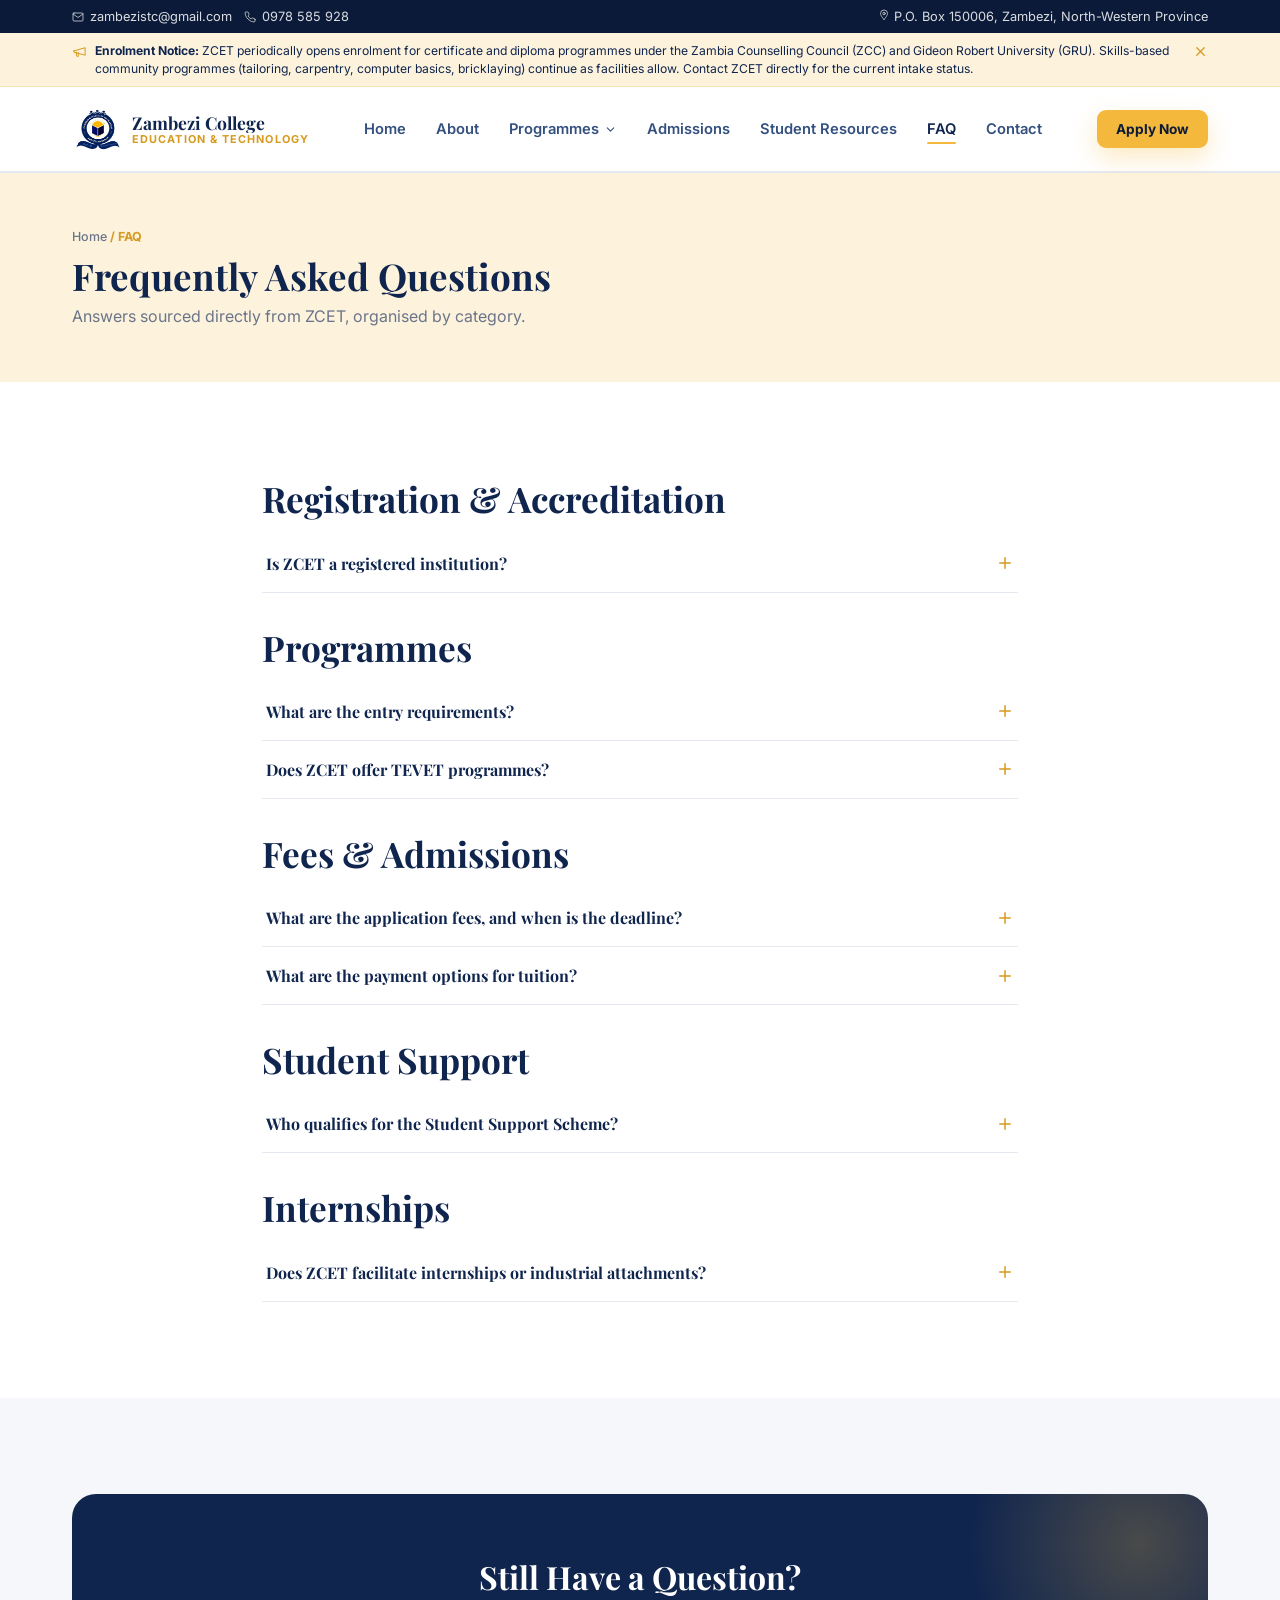
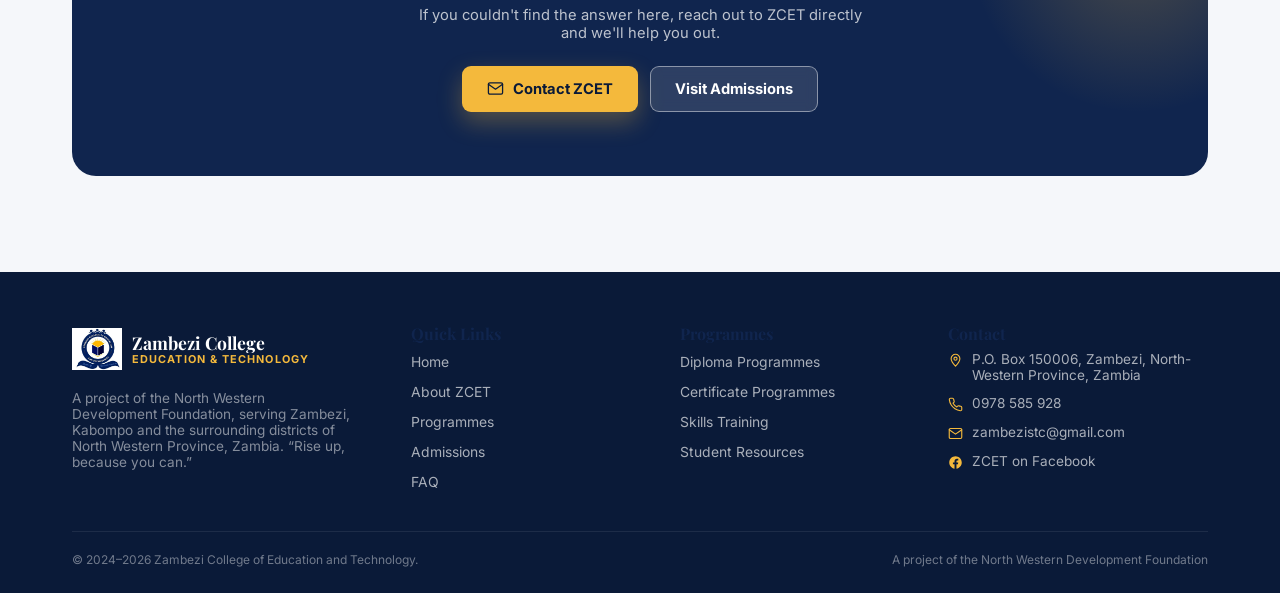
<file: faq.html>
<!DOCTYPE html>
<html lang="en">
<head>
<meta charset="UTF-8">
<meta name="viewport" content="width=device-width, initial-scale=1.0">
<title>FAQ | Zambezi College of Education and Technology</title>
<meta name="description" content="Frequently asked questions about ZCET — registration, programmes, entry requirements, fees, payment, student support and internships.">
<link rel="preconnect" href="https://fonts.googleapis.com">
<link rel="preconnect" href="https://fonts.gstatic.com" crossorigin>
<link href="https://fonts.googleapis.com/css2?family=Playfair+Display:wght@600;700;800&family=Inter:wght@400;500;600;700;800&display=swap" rel="stylesheet">
<link rel="stylesheet" href="css/style.css">

</head>
<body>
<div class="topbar">
  <div class="container">
    <div class="topbar-left">
      <a href="mailto:zambezistc@gmail.com"><svg viewBox="0 0 24 24" fill="none" stroke="currentColor" stroke-width="1.8" stroke-linecap="round" stroke-linejoin="round"><rect x="2" y="4" width="20" height="16" rx="2"/><path d="m22 6-10 7L2 6"/></svg> zambezistc@gmail.com</a>
      <a href="tel:+260978585928"><svg viewBox="0 0 24 24" fill="none" stroke="currentColor" stroke-width="1.8" stroke-linecap="round" stroke-linejoin="round"><path d="M22 16.92v3a2 2 0 0 1-2.18 2 19.79 19.79 0 0 1-8.63-3.07 19.5 19.5 0 0 1-6-6 19.79 19.79 0 0 1-3.07-8.67A2 2 0 0 1 4.11 2h3a2 2 0 0 1 2 1.72c.127.96.362 1.903.7 2.81a2 2 0 0 1-.45 2.11L8.09 9.91a16 16 0 0 0 6 6l1.27-1.27a2 2 0 0 1 2.11-.45c.907.338 1.85.573 2.81.7A2 2 0 0 1 22 16.92Z"/></svg> 0978 585 928</a>
    </div>
    <div class="topbar-right">
      <span><svg viewBox="0 0 24 24" fill="none" stroke="currentColor" stroke-width="1.8" stroke-linecap="round" stroke-linejoin="round"><path d="M12 21s7-7.58 7-12A7 7 0 0 0 5 9c0 4.42 7 12 7 12Z"/><circle cx="12" cy="9" r="2.5"/></svg> P.O. Box 150006, Zambezi, North-Western Province</span>
    </div>
  </div>
</div>
<div class="announce">
  <div class="container">
    <svg viewBox="0 0 24 24" fill="none" stroke="currentColor" stroke-width="1.6" stroke-linecap="round" stroke-linejoin="round"><path d="m3 11 18-5v12L3 13v-2Z"/><path d="M7 13v5a2 2 0 0 0 2 2h1v-6"/></svg>
    <p><strong>Enrolment Notice:</strong> ZCET periodically opens enrolment for certificate and diploma programmes under the Zambia Counselling Council (ZCC) and Gideon Robert University (GRU). Skills-based community programmes (tailoring, carpentry, computer basics, bricklaying) continue as facilities allow. Contact ZCET directly for the current intake status.</p>
    <button class="announce-close" aria-label="Dismiss announcement"><svg viewBox="0 0 24 24" fill="none" stroke="currentColor" stroke-width="2" stroke-linecap="round" stroke-linejoin="round"><path d="M18 6 6 18M6 6l12 12"/></svg></button>
  </div>
</div>
<div class="nav-wrap">
  <div class="container nav">
    <a href="index.html" class="logo">
      <span class="logo-mark"><img src="assets/zcet-logo.png" alt="ZCET crest"></span>
      <span class="logo-text"><strong>Zambezi College</strong><span>Education &amp; Technology</span></span>
    </a>
    <ul class="nav-links">
          <li><a href="index.html">Home</a></li>
          <li><a href="about.html">About</a></li>
          <li><a href="programmes.html">Programmes <svg class="chevron" viewBox="0 0 24 24" fill="none" stroke="currentColor" stroke-width="2" stroke-linecap="round" stroke-linejoin="round"><path d="m6 9 6 6 6-6"/></svg></a>
        <div class="mega-menu">
          <a href="programmes.html#diploma">
            <span class="mega-cat">Accredited</span>
            <span class="mega-title">Diploma Programmes</span>
            <span class="mega-desc">Two-year diplomas awarded by the Zambia Counselling Council</span>
          </a>
          <a href="programmes.html#certificate">
            <span class="mega-cat">Accredited</span>
            <span class="mega-title">Certificate Programmes</span>
            <span class="mega-desc">One-year certificates awarded by the Zambia Counselling Council</span>
          </a>
          <a href="programmes.html#skills">
            <span class="mega-cat">Community</span>
            <span class="mega-title">Skills Training</span>
            <span class="mega-desc">Free community empowerment programmes</span>
          </a>
        </div></li>
          <li><a href="admissions.html">Admissions</a></li>
          <li><a href="student-resources.html">Student Resources</a></li>
          <li><a href="faq.html" class="is-active">FAQ</a></li>
          <li><a href="contact.html">Contact</a></li>
    </ul>
    <div class="nav-actions">
      <a href="admissions.html" class="btn btn-primary btn-sm">Apply Now</a>
      <button class="hamburger" aria-label="Open menu" aria-expanded="false"><span></span><span></span><span></span></button>
    </div>
  </div>
  <div class="mobile-menu">
    <div class="mobile-menu-inner">
      <a href="index.html" class="">Home</a>
      <a href="about.html" class="">About</a>
      <div class="mobile-menu-toggle-row">
        <a href="programmes.html" class="">Programmes</a>
        <button class="mobile-submenu-btn" aria-label="Toggle Programmes submenu"><svg viewBox="0 0 24 24" fill="none" stroke="currentColor" stroke-width="2" stroke-linecap="round" stroke-linejoin="round"><path d="m6 9 6 6 6-6"/></svg></button>
      </div>
      <div class="mobile-submenu">
        <a href="programmes.html#diploma">Diploma Programmes</a>
        <a href="programmes.html#certificate">Certificate Programmes</a>
        <a href="programmes.html#skills">Skills Training</a>
      </div>
      <a href="admissions.html" class="">Admissions</a>
      <a href="student-resources.html" class="">Student Resources</a>
      <a href="faq.html" class="is-active">FAQ</a>
      <a href="contact.html" class="">Contact</a>
      <a href="admissions.html" class="btn btn-primary btn-block">Apply Now</a>
      <div class="mobile-contact">
        <a href="tel:+260978585928"><svg viewBox="0 0 24 24" fill="none" stroke="currentColor" stroke-width="1.8" stroke-linecap="round" stroke-linejoin="round"><path d="M22 16.92v3a2 2 0 0 1-2.18 2 19.79 19.79 0 0 1-8.63-3.07 19.5 19.5 0 0 1-6-6 19.79 19.79 0 0 1-3.07-8.67A2 2 0 0 1 4.11 2h3a2 2 0 0 1 2 1.72c.127.96.362 1.903.7 2.81a2 2 0 0 1-.45 2.11L8.09 9.91a16 16 0 0 0 6 6l1.27-1.27a2 2 0 0 1 2.11-.45c.907.338 1.85.573 2.81.7A2 2 0 0 1 22 16.92Z"/></svg> 0978 585 928</a>
        <a href="mailto:zambezistc@gmail.com"><svg viewBox="0 0 24 24" fill="none" stroke="currentColor" stroke-width="1.8" stroke-linecap="round" stroke-linejoin="round"><rect x="2" y="4" width="20" height="16" rx="2"/><path d="m22 6-10 7L2 6"/></svg> zambezistc@gmail.com</a>
      </div>
    </div>
  </div>
</div>

<div class="page-hero">
  <div class="container">
    <div class="breadcrumb"><a href="index.html">Home</a> / FAQ</div>
    <h1>Frequently Asked Questions</h1>
    <p>Answers sourced directly from ZCET, organised by category.</p>
  </div>
</div>

<section class="section">
  <div class="container" style="max-width:820px">

    <h2 class="faq-cat-label reveal is-visible">Registration &amp; Accreditation</h2>
    <div class="faq-item">
      <button class="faq-q">Is ZCET a registered institution? <svg viewBox="0 0 24 24" fill="none" stroke="currentColor" stroke-width="2" stroke-linecap="round" stroke-linejoin="round"><path d="M12 5v14M5 12h14"/></svg></button>
      <div class="faq-a"><div class="faq-a-inner"><p>ZCET is a newly registered private college run by the North Western Development Foundation Limited. As published by the college, ZCET has been processing affiliation with the Zambia Counselling Council for certificate and diploma programmes in counselling-based fields, and has also been in the process of acquiring accreditation with the Higher Education Authority, alongside possible affiliation with Gideon Robert University.</p><p><strong>Note:</strong> registration and accreditation status can change. Contact ZCET directly to confirm the current status before enrolling.</p></div></div>
    </div>

    <h2 class="faq-cat-label reveal is-visible">Programmes</h2>
    <div class="faq-item">
      <button class="faq-q">What are the entry requirements? <svg viewBox="0 0 24 24" fill="none" stroke="currentColor" stroke-width="2" stroke-linecap="round" stroke-linejoin="round"><path d="M12 5v14M5 12h14"/></svg></button>
      <div class="faq-a"><div class="faq-a-inner"><p><strong>Certificate programmes:</strong> minimum of a G9 Certificate plus any 3 O-Level subjects.</p><p><strong>Diploma programmes:</strong> minimum of a G12 Certificate or GCE with five Credits or better in English Language, Mathematics, Science plus any other two subjects.</p><p>ZCET's published FAQ content also describes a Zambia Counselling Council-specific breakdown for some routes, which may vary slightly by affiliation. Confirm the exact requirement for your chosen programme with ZCET's admissions office.</p></div></div>
    </div><div class="faq-item">
      <button class="faq-q">Does ZCET offer TEVET programmes? <svg viewBox="0 0 24 24" fill="none" stroke="currentColor" stroke-width="2" stroke-linecap="round" stroke-linejoin="round"><path d="M12 5v14M5 12h14"/></svg></button>
      <div class="faq-a"><div class="faq-a-inner"><p>As published by ZCET, TEVET courses were expected to be introduced at the college on both full-time and distance-learning mode once the registration process with the relevant authorities was completed. This announcement referenced a target intake date that has since passed, so it should not be treated as current.</p><p>Contact ZCET directly for the latest update on TEVET course availability.</p></div></div>
    </div>

    <h2 class="faq-cat-label reveal is-visible">Fees &amp; Admissions</h2>
    <div class="faq-item">
      <button class="faq-q">What are the application fees, and when is the deadline? <svg viewBox="0 0 24 24" fill="none" stroke="currentColor" stroke-width="2" stroke-linecap="round" stroke-linejoin="round"><path d="M12 5v14M5 12h14"/></svg></button>
      <div class="faq-a"><div class="faq-a-inner"><p>The application fee is a non-refundable K50, paid to collect an Application Form at the Admissions Office.</p><p>ZCET's published materials referenced a specific past intake deadline that is no longer current. Contact ZCET directly by phone or email to confirm the current application window.</p></div></div>
    </div><div class="faq-item">
      <button class="faq-q">What are the payment options for tuition? <svg viewBox="0 0 24 24" fill="none" stroke="currentColor" stroke-width="2" stroke-linecap="round" stroke-linejoin="round"><path d="M12 5v14M5 12h14"/></svg></button>
      <div class="faq-a"><div class="faq-a-inner"><p>At least 50% of fees is due as a first instalment on or before first reporting for the term/semester. The outstanding balance must be cleared at least 30 days before the closing date of the term/semester. Instalments do not apply to the application fee or lodging/accommodation fees.</p></div></div>
    </div>

    <h2 class="faq-cat-label reveal is-visible">Student Support</h2>
    <div class="faq-item">
      <button class="faq-q">Who qualifies for the Student Support Scheme? <svg viewBox="0 0 24 24" fill="none" stroke="currentColor" stroke-width="2" stroke-linecap="round" stroke-linejoin="round"><path d="M12 5v14M5 12h14"/></svg></button>
      <div class="faq-a"><div class="faq-a-inner"><p>ZCET has partnered with individuals and organisations to offer student support to deserving, vulnerable candidates. Candidates are selected by a committee after careful evaluation of a vulnerability report. Deserving students may receive up to a 100% scholarship for an academic term, semester, year, or the full course.</p></div></div>
    </div>

    <h2 class="faq-cat-label reveal is-visible">Internships</h2>
    <div class="faq-item">
      <button class="faq-q">Does ZCET facilitate internships or industrial attachments? <svg viewBox="0 0 24 24" fill="none" stroke="currentColor" stroke-width="2" stroke-linecap="round" stroke-linejoin="round"><path d="M12 5v14M5 12h14"/></svg></button>
      <div class="faq-a"><div class="faq-a-inner"><p>ZCET endeavours to be an effective link between the community and the industry, ensuring that students are not only trained adequately but also provided with opportunities for industrial experience, networking and enterprise.</p></div></div>
    </div>

  </div>
</section>

<section class="section section--mist">
  <div class="container">
    <div class="cta-band reveal" style="background:var(--navy)">
      <h2>Still Have a Question?</h2>
      <p>If you couldn't find the answer here, reach out to ZCET directly and we'll help you out.</p>
      <div class="cta-actions">
        <a href="contact.html" class="btn btn-primary"><svg viewBox="0 0 24 24" fill="none" stroke="currentColor" stroke-width="1.8" stroke-linecap="round" stroke-linejoin="round"><rect x="2" y="4" width="20" height="16" rx="2"/><path d="m22 6-10 7L2 6"/></svg> Contact ZCET</a>
        <a href="admissions.html" class="btn btn-ghost-light">Visit Admissions</a>
      </div>
    </div>
  </div>
</section>

<footer>
  <div class="container">
    <div class="footer-grid">
      <div class="footer-brand">
        <a href="index.html" class="logo">
          <span class="logo-mark"><img src="assets/zcet-logo.png" alt="ZCET crest"></span>
          <span class="logo-text"><strong>Zambezi College</strong><span style="color:#F4B93C">Education &amp; Technology</span></span>
        </a>
        <p>A project of the North Western Development Foundation, serving Zambezi, Kabompo and the surrounding districts of North Western Province, Zambia. &ldquo;Rise up, because you can.&rdquo;</p>
      </div>
      <div>
        <h4>Quick Links</h4>
        <ul class="footer-links">
          <li><a href="index.html">Home</a></li>
          <li><a href="about.html">About ZCET</a></li>
          <li><a href="programmes.html">Programmes</a></li>
          <li><a href="admissions.html">Admissions</a></li>
          <li><a href="faq.html">FAQ</a></li>
        </ul>
      </div>
      <div>
        <h4>Programmes</h4>
        <ul class="footer-links">
          <li><a href="programmes.html#diploma">Diploma Programmes</a></li>
          <li><a href="programmes.html#certificate">Certificate Programmes</a></li>
          <li><a href="programmes.html#skills">Skills Training</a></li>
          <li><a href="student-resources.html">Student Resources</a></li>
        </ul>
      </div>
      <div>
        <h4>Contact</h4>
        <ul class="footer-contact">
          <li><svg viewBox="0 0 24 24" fill="none" stroke="currentColor" stroke-width="1.8" stroke-linecap="round" stroke-linejoin="round"><path d="M12 21s7-7.58 7-12A7 7 0 0 0 5 9c0 4.42 7 12 7 12Z"/><circle cx="12" cy="9" r="2.5"/></svg> P.O. Box 150006, Zambezi, North-Western Province, Zambia</li>
          <li><svg viewBox="0 0 24 24" fill="none" stroke="currentColor" stroke-width="1.8" stroke-linecap="round" stroke-linejoin="round"><path d="M22 16.92v3a2 2 0 0 1-2.18 2 19.79 19.79 0 0 1-8.63-3.07 19.5 19.5 0 0 1-6-6 19.79 19.79 0 0 1-3.07-8.67A2 2 0 0 1 4.11 2h3a2 2 0 0 1 2 1.72c.127.96.362 1.903.7 2.81a2 2 0 0 1-.45 2.11L8.09 9.91a16 16 0 0 0 6 6l1.27-1.27a2 2 0 0 1 2.11-.45c.907.338 1.85.573 2.81.7A2 2 0 0 1 22 16.92Z"/></svg> <a href="tel:+260978585928">0978 585 928</a></li>
          <li><svg viewBox="0 0 24 24" fill="none" stroke="currentColor" stroke-width="1.8" stroke-linecap="round" stroke-linejoin="round"><rect x="2" y="4" width="20" height="16" rx="2"/><path d="m22 6-10 7L2 6"/></svg> <a href="mailto:zambezistc@gmail.com">zambezistc@gmail.com</a></li>
          <li><svg viewBox="0 0 24 24" fill="currentColor"><path d="M22 12.06C22 6.5 17.52 2 12 2S2 6.5 2 12.06C2 17.08 5.66 21.23 10.44 22v-7.03H7.9v-2.91h2.54V9.85c0-2.5 1.49-3.89 3.77-3.89 1.09 0 2.23.2 2.23.2v2.46h-1.26c-1.24 0-1.63.77-1.63 1.56v1.88h2.78l-.44 2.91h-2.34V22C18.34 21.23 22 17.08 22 12.06Z"/></svg> <a href="https://web.facebook.com/zcet2022" target="_blank" rel="noopener">ZCET on Facebook</a></li>
        </ul>
      </div>
    </div>
    <div class="footer-bottom">
      <span>&copy; 2024&ndash;2026 Zambezi College of Education and Technology.</span>
      <span>A project of the North Western Development Foundation</span>
    </div>
  </div>
</footer>

<button class="to-top" aria-label="Back to top"><svg viewBox="0 0 24 24" fill="none" stroke="currentColor" stroke-width="2" stroke-linecap="round" stroke-linejoin="round"><path d="M12 19V5M5 12l7-7 7 7"/></svg></button>

<script src="js/programmes-data.js"></script>
<script src="js/main.js"></script>
</body>
</html>
</file>
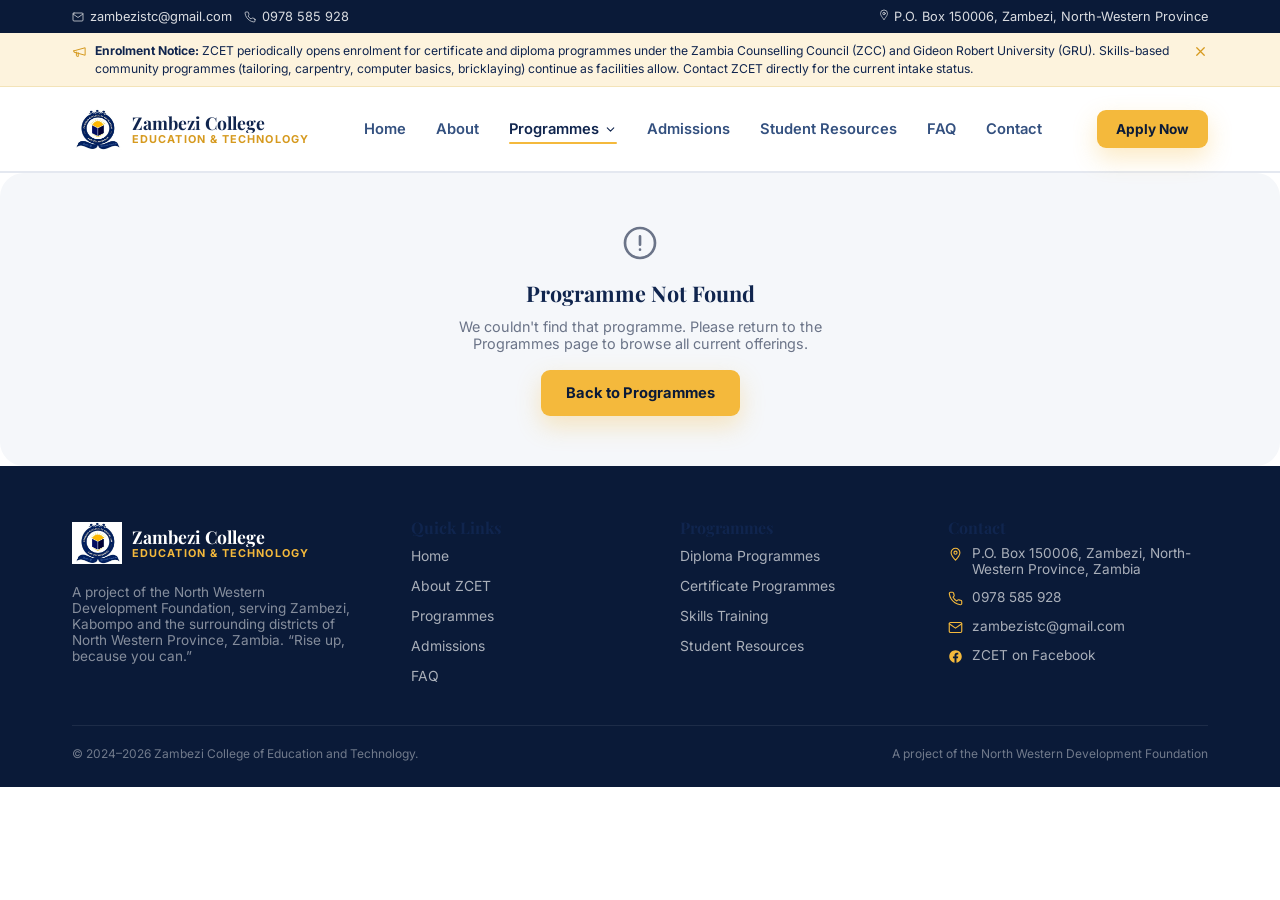
<file: programme-detail.html>
<!DOCTYPE html>
<html lang="en">
<head>
<meta charset="UTF-8">
<meta name="viewport" content="width=device-width, initial-scale=1.0">
<title>Programme Details | Zambezi College of Education and Technology</title>
<meta name="description" content="Detailed information on a ZCET programme — overview, entry requirements, duration and how to apply.">
<link rel="preconnect" href="https://fonts.googleapis.com">
<link rel="preconnect" href="https://fonts.gstatic.com" crossorigin>
<link href="https://fonts.googleapis.com/css2?family=Playfair+Display:wght@600;700;800&family=Inter:wght@400;500;600;700;800&display=swap" rel="stylesheet">
<link rel="stylesheet" href="css/style.css">

</head>
<body>
<div class="topbar">
  <div class="container">
    <div class="topbar-left">
      <a href="mailto:zambezistc@gmail.com"><svg viewBox="0 0 24 24" fill="none" stroke="currentColor" stroke-width="1.8" stroke-linecap="round" stroke-linejoin="round"><rect x="2" y="4" width="20" height="16" rx="2"/><path d="m22 6-10 7L2 6"/></svg> zambezistc@gmail.com</a>
      <a href="tel:+260978585928"><svg viewBox="0 0 24 24" fill="none" stroke="currentColor" stroke-width="1.8" stroke-linecap="round" stroke-linejoin="round"><path d="M22 16.92v3a2 2 0 0 1-2.18 2 19.79 19.79 0 0 1-8.63-3.07 19.5 19.5 0 0 1-6-6 19.79 19.79 0 0 1-3.07-8.67A2 2 0 0 1 4.11 2h3a2 2 0 0 1 2 1.72c.127.96.362 1.903.7 2.81a2 2 0 0 1-.45 2.11L8.09 9.91a16 16 0 0 0 6 6l1.27-1.27a2 2 0 0 1 2.11-.45c.907.338 1.85.573 2.81.7A2 2 0 0 1 22 16.92Z"/></svg> 0978 585 928</a>
    </div>
    <div class="topbar-right">
      <span><svg viewBox="0 0 24 24" fill="none" stroke="currentColor" stroke-width="1.8" stroke-linecap="round" stroke-linejoin="round"><path d="M12 21s7-7.58 7-12A7 7 0 0 0 5 9c0 4.42 7 12 7 12Z"/><circle cx="12" cy="9" r="2.5"/></svg> P.O. Box 150006, Zambezi, North-Western Province</span>
    </div>
  </div>
</div>
<div class="announce">
  <div class="container">
    <svg viewBox="0 0 24 24" fill="none" stroke="currentColor" stroke-width="1.6" stroke-linecap="round" stroke-linejoin="round"><path d="m3 11 18-5v12L3 13v-2Z"/><path d="M7 13v5a2 2 0 0 0 2 2h1v-6"/></svg>
    <p><strong>Enrolment Notice:</strong> ZCET periodically opens enrolment for certificate and diploma programmes under the Zambia Counselling Council (ZCC) and Gideon Robert University (GRU). Skills-based community programmes (tailoring, carpentry, computer basics, bricklaying) continue as facilities allow. Contact ZCET directly for the current intake status.</p>
    <button class="announce-close" aria-label="Dismiss announcement"><svg viewBox="0 0 24 24" fill="none" stroke="currentColor" stroke-width="2" stroke-linecap="round" stroke-linejoin="round"><path d="M18 6 6 18M6 6l12 12"/></svg></button>
  </div>
</div>
<div class="nav-wrap">
  <div class="container nav">
    <a href="index.html" class="logo">
      <span class="logo-mark"><img src="assets/zcet-logo.png" alt="ZCET crest"></span>
      <span class="logo-text"><strong>Zambezi College</strong><span>Education &amp; Technology</span></span>
    </a>
    <ul class="nav-links">
          <li><a href="index.html">Home</a></li>
          <li><a href="about.html">About</a></li>
          <li><a href="programmes.html" class="is-active">Programmes <svg class="chevron" viewBox="0 0 24 24" fill="none" stroke="currentColor" stroke-width="2" stroke-linecap="round" stroke-linejoin="round"><path d="m6 9 6 6 6-6"/></svg></a>
        <div class="mega-menu">
          <a href="programmes.html#diploma">
            <span class="mega-cat">Accredited</span>
            <span class="mega-title">Diploma Programmes</span>
            <span class="mega-desc">Two-year diplomas awarded by the Zambia Counselling Council</span>
          </a>
          <a href="programmes.html#certificate">
            <span class="mega-cat">Accredited</span>
            <span class="mega-title">Certificate Programmes</span>
            <span class="mega-desc">One-year certificates awarded by the Zambia Counselling Council</span>
          </a>
          <a href="programmes.html#skills">
            <span class="mega-cat">Community</span>
            <span class="mega-title">Skills Training</span>
            <span class="mega-desc">Free community empowerment programmes</span>
          </a>
        </div></li>
          <li><a href="admissions.html">Admissions</a></li>
          <li><a href="student-resources.html">Student Resources</a></li>
          <li><a href="faq.html">FAQ</a></li>
          <li><a href="contact.html">Contact</a></li>
    </ul>
    <div class="nav-actions">
      <a href="admissions.html" class="btn btn-primary btn-sm">Apply Now</a>
      <button class="hamburger" aria-label="Open menu" aria-expanded="false"><span></span><span></span><span></span></button>
    </div>
  </div>
  <div class="mobile-menu">
    <div class="mobile-menu-inner">
      <a href="index.html" class="">Home</a>
      <a href="about.html" class="">About</a>
      <div class="mobile-menu-toggle-row">
        <a href="programmes.html" class="is-active">Programmes</a>
        <button class="mobile-submenu-btn" aria-label="Toggle Programmes submenu"><svg viewBox="0 0 24 24" fill="none" stroke="currentColor" stroke-width="2" stroke-linecap="round" stroke-linejoin="round"><path d="m6 9 6 6 6-6"/></svg></button>
      </div>
      <div class="mobile-submenu">
        <a href="programmes.html#diploma">Diploma Programmes</a>
        <a href="programmes.html#certificate">Certificate Programmes</a>
        <a href="programmes.html#skills">Skills Training</a>
      </div>
      <a href="admissions.html" class="">Admissions</a>
      <a href="student-resources.html" class="">Student Resources</a>
      <a href="faq.html" class="">FAQ</a>
      <a href="contact.html" class="">Contact</a>
      <a href="admissions.html" class="btn btn-primary btn-block">Apply Now</a>
      <div class="mobile-contact">
        <a href="tel:+260978585928"><svg viewBox="0 0 24 24" fill="none" stroke="currentColor" stroke-width="1.8" stroke-linecap="round" stroke-linejoin="round"><path d="M22 16.92v3a2 2 0 0 1-2.18 2 19.79 19.79 0 0 1-8.63-3.07 19.5 19.5 0 0 1-6-6 19.79 19.79 0 0 1-3.07-8.67A2 2 0 0 1 4.11 2h3a2 2 0 0 1 2 1.72c.127.96.362 1.903.7 2.81a2 2 0 0 1-.45 2.11L8.09 9.91a16 16 0 0 0 6 6l1.27-1.27a2 2 0 0 1 2.11-.45c.907.338 1.85.573 2.81.7A2 2 0 0 1 22 16.92Z"/></svg> 0978 585 928</a>
        <a href="mailto:zambezistc@gmail.com"><svg viewBox="0 0 24 24" fill="none" stroke="currentColor" stroke-width="1.8" stroke-linecap="round" stroke-linejoin="round"><rect x="2" y="4" width="20" height="16" rx="2"/><path d="m22 6-10 7L2 6"/></svg> zambezistc@gmail.com</a>
      </div>
    </div>
  </div>
</div>

<div data-programme-detail>
  <div class="section" style="padding-top:80px;padding-bottom:80px">
    <div class="container" style="text-align:center;color:var(--text-soft)">Loading programme details&hellip;</div>
  </div>
</div>

<footer>
  <div class="container">
    <div class="footer-grid">
      <div class="footer-brand">
        <a href="index.html" class="logo">
          <span class="logo-mark"><img src="assets/zcet-logo.png" alt="ZCET crest"></span>
          <span class="logo-text"><strong>Zambezi College</strong><span style="color:#F4B93C">Education &amp; Technology</span></span>
        </a>
        <p>A project of the North Western Development Foundation, serving Zambezi, Kabompo and the surrounding districts of North Western Province, Zambia. &ldquo;Rise up, because you can.&rdquo;</p>
      </div>
      <div>
        <h4>Quick Links</h4>
        <ul class="footer-links">
          <li><a href="index.html">Home</a></li>
          <li><a href="about.html">About ZCET</a></li>
          <li><a href="programmes.html">Programmes</a></li>
          <li><a href="admissions.html">Admissions</a></li>
          <li><a href="faq.html">FAQ</a></li>
        </ul>
      </div>
      <div>
        <h4>Programmes</h4>
        <ul class="footer-links">
          <li><a href="programmes.html#diploma">Diploma Programmes</a></li>
          <li><a href="programmes.html#certificate">Certificate Programmes</a></li>
          <li><a href="programmes.html#skills">Skills Training</a></li>
          <li><a href="student-resources.html">Student Resources</a></li>
        </ul>
      </div>
      <div>
        <h4>Contact</h4>
        <ul class="footer-contact">
          <li><svg viewBox="0 0 24 24" fill="none" stroke="currentColor" stroke-width="1.8" stroke-linecap="round" stroke-linejoin="round"><path d="M12 21s7-7.58 7-12A7 7 0 0 0 5 9c0 4.42 7 12 7 12Z"/><circle cx="12" cy="9" r="2.5"/></svg> P.O. Box 150006, Zambezi, North-Western Province, Zambia</li>
          <li><svg viewBox="0 0 24 24" fill="none" stroke="currentColor" stroke-width="1.8" stroke-linecap="round" stroke-linejoin="round"><path d="M22 16.92v3a2 2 0 0 1-2.18 2 19.79 19.79 0 0 1-8.63-3.07 19.5 19.5 0 0 1-6-6 19.79 19.79 0 0 1-3.07-8.67A2 2 0 0 1 4.11 2h3a2 2 0 0 1 2 1.72c.127.96.362 1.903.7 2.81a2 2 0 0 1-.45 2.11L8.09 9.91a16 16 0 0 0 6 6l1.27-1.27a2 2 0 0 1 2.11-.45c.907.338 1.85.573 2.81.7A2 2 0 0 1 22 16.92Z"/></svg> <a href="tel:+260978585928">0978 585 928</a></li>
          <li><svg viewBox="0 0 24 24" fill="none" stroke="currentColor" stroke-width="1.8" stroke-linecap="round" stroke-linejoin="round"><rect x="2" y="4" width="20" height="16" rx="2"/><path d="m22 6-10 7L2 6"/></svg> <a href="mailto:zambezistc@gmail.com">zambezistc@gmail.com</a></li>
          <li><svg viewBox="0 0 24 24" fill="currentColor"><path d="M22 12.06C22 6.5 17.52 2 12 2S2 6.5 2 12.06C2 17.08 5.66 21.23 10.44 22v-7.03H7.9v-2.91h2.54V9.85c0-2.5 1.49-3.89 3.77-3.89 1.09 0 2.23.2 2.23.2v2.46h-1.26c-1.24 0-1.63.77-1.63 1.56v1.88h2.78l-.44 2.91h-2.34V22C18.34 21.23 22 17.08 22 12.06Z"/></svg> <a href="https://web.facebook.com/zcet2022" target="_blank" rel="noopener">ZCET on Facebook</a></li>
        </ul>
      </div>
    </div>
    <div class="footer-bottom">
      <span>&copy; 2024&ndash;2026 Zambezi College of Education and Technology.</span>
      <span>A project of the North Western Development Foundation</span>
    </div>
  </div>
</footer>

<button class="to-top" aria-label="Back to top"><svg viewBox="0 0 24 24" fill="none" stroke="currentColor" stroke-width="2" stroke-linecap="round" stroke-linejoin="round"><path d="M12 19V5M5 12l7-7 7 7"/></svg></button>

<script src="js/programmes-data.js"></script>
<script src="js/main.js"></script>
</body>
</html>
</file>
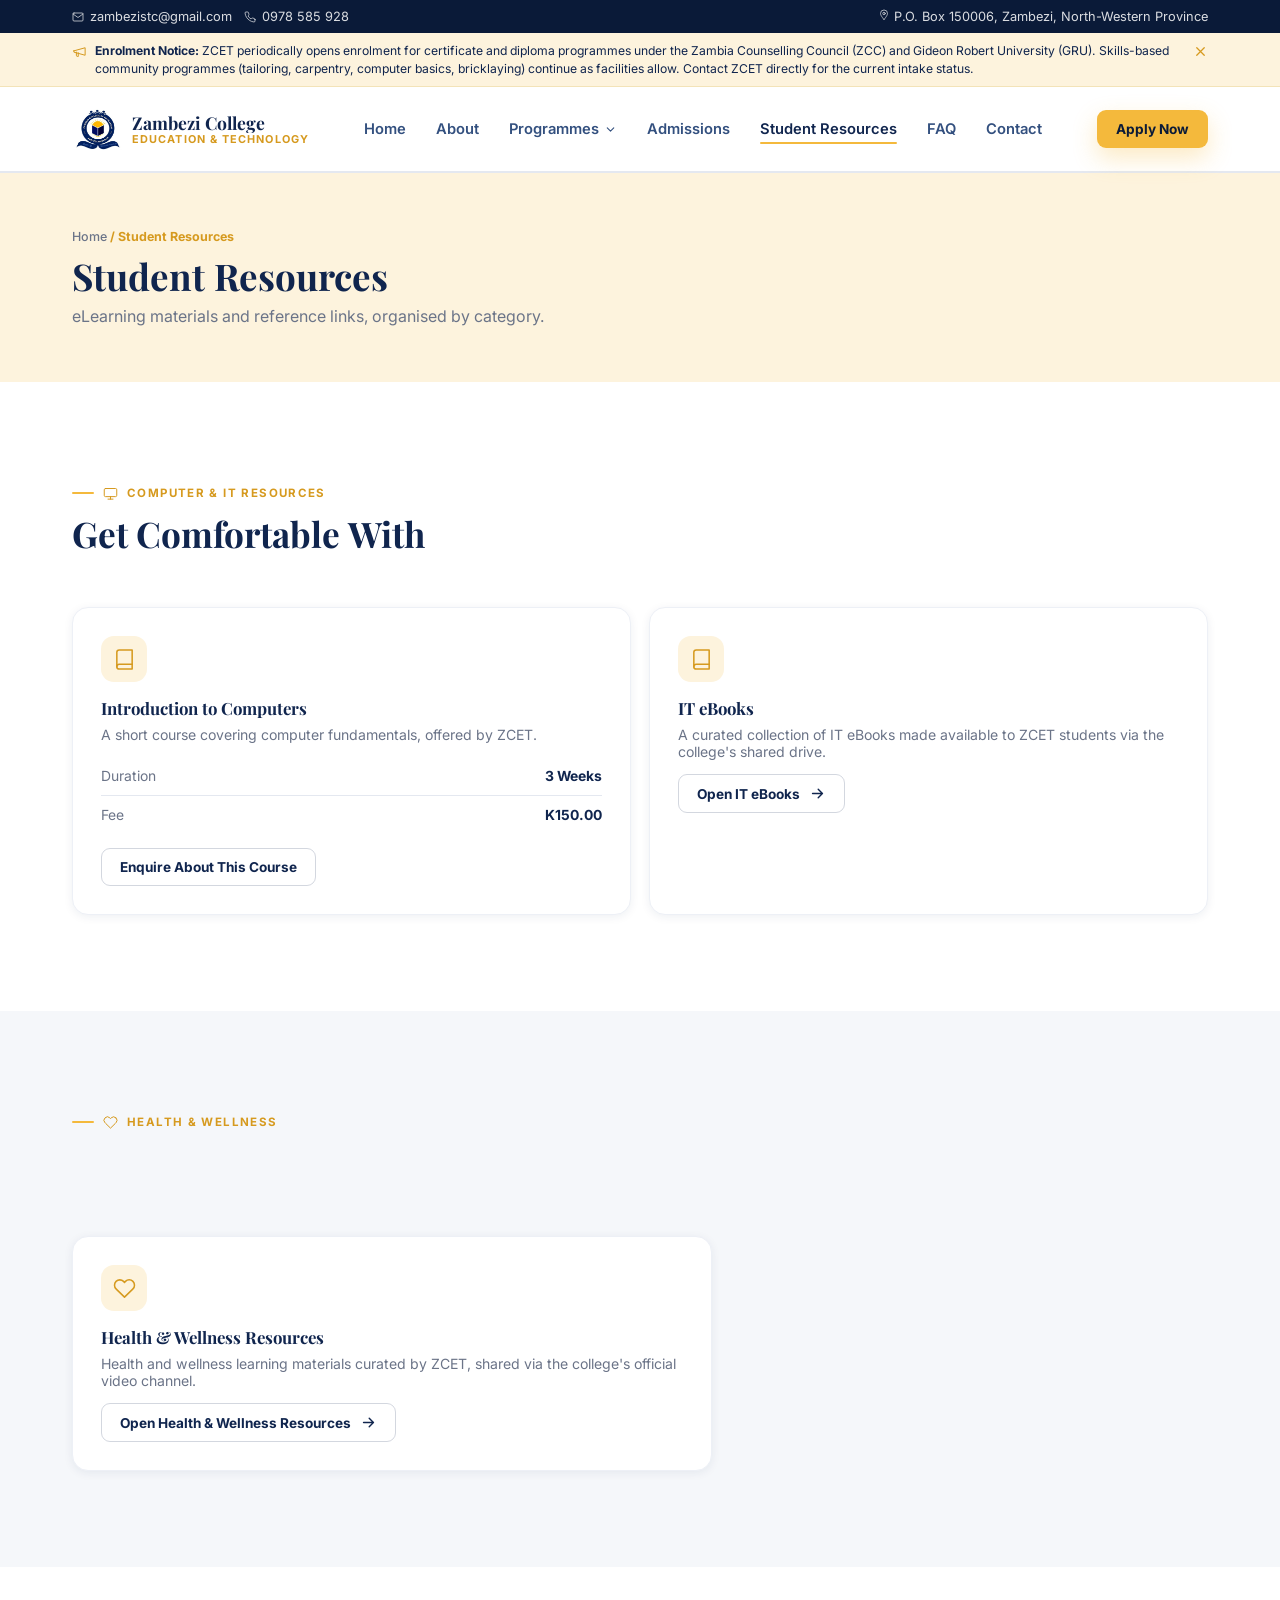
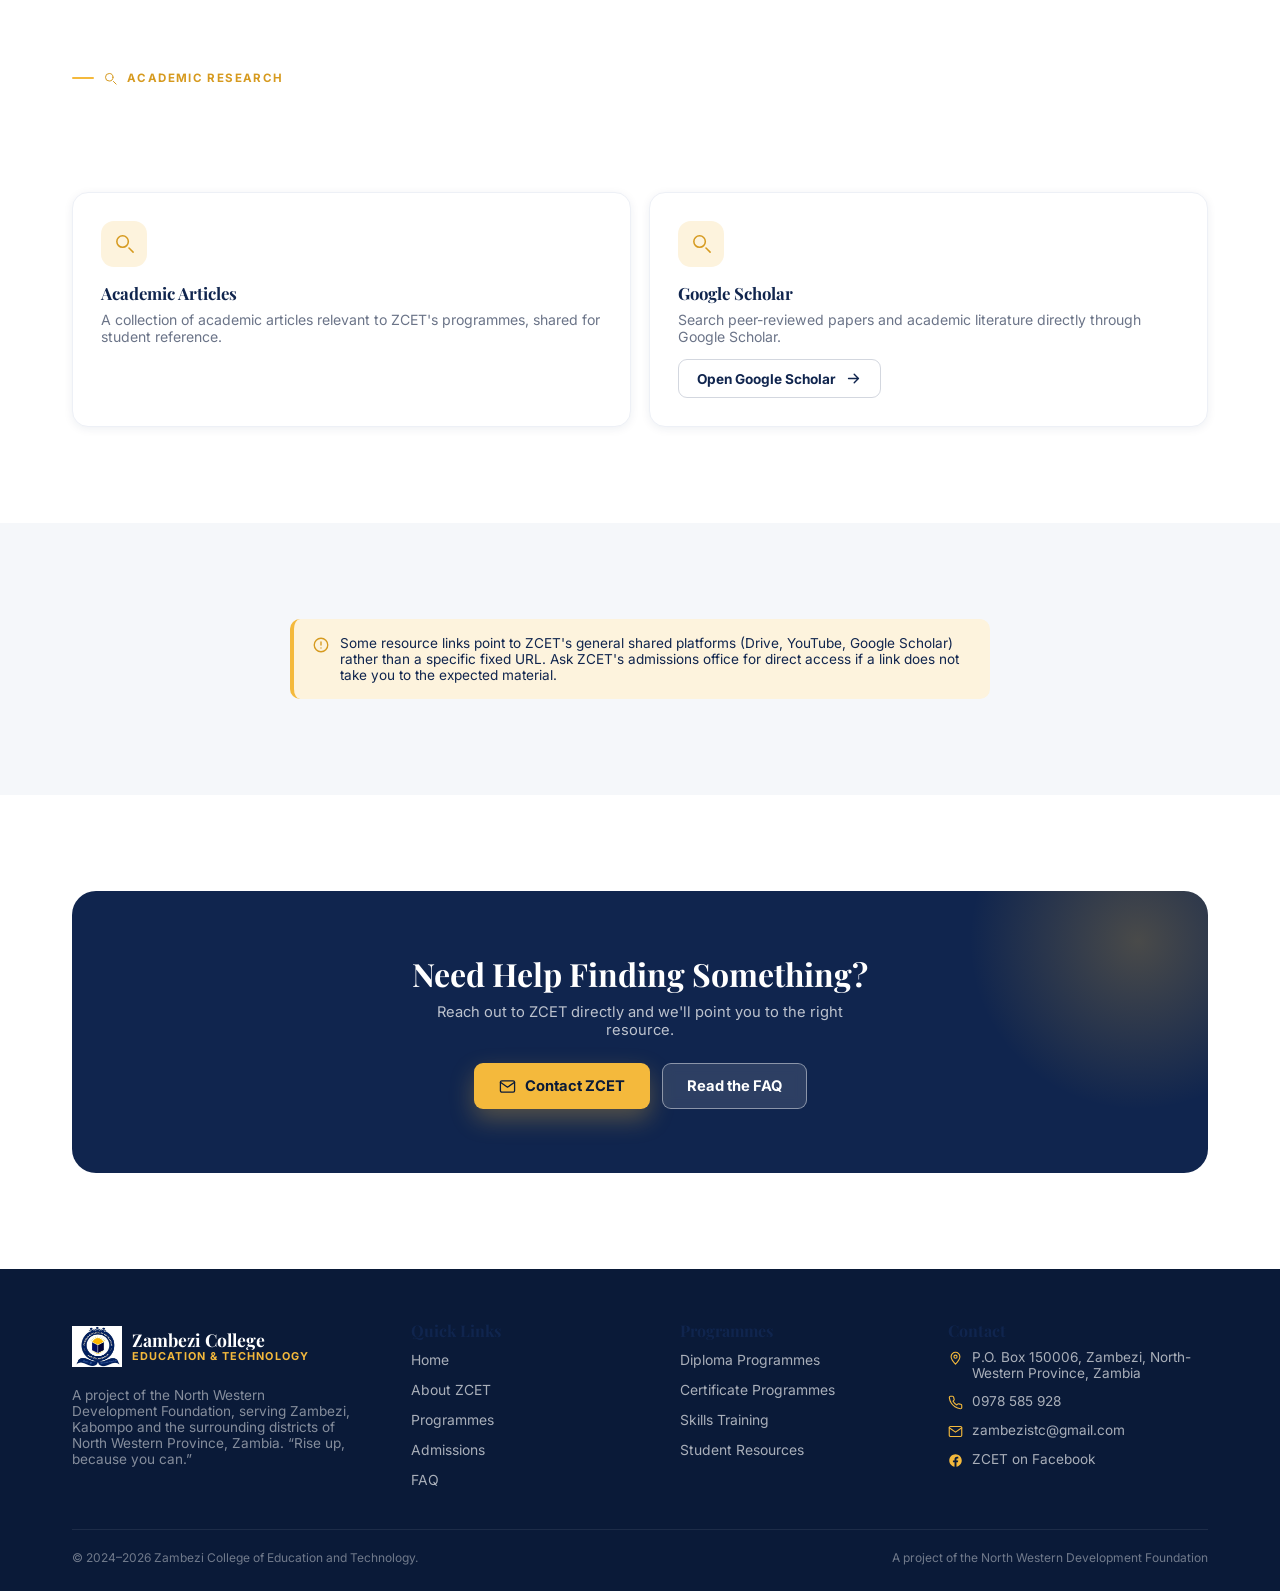
<file: student-resources.html>
<!DOCTYPE html>
<html lang="en">
<head>
<meta charset="UTF-8">
<meta name="viewport" content="width=device-width, initial-scale=1.0">
<title>Student Resources | Zambezi College of Education and Technology</title>
<meta name="description" content="ZCET student resources: Introduction to Computers course, IT eBooks, Health & Wellness materials, and Academic Research links including Google Scholar.">
<link rel="preconnect" href="https://fonts.googleapis.com">
<link rel="preconnect" href="https://fonts.gstatic.com" crossorigin>
<link href="https://fonts.googleapis.com/css2?family=Playfair+Display:wght@600;700;800&family=Inter:wght@400;500;600;700;800&display=swap" rel="stylesheet">
<link rel="stylesheet" href="css/style.css">

</head>
<body>
<div class="topbar">
  <div class="container">
    <div class="topbar-left">
      <a href="mailto:zambezistc@gmail.com"><svg viewBox="0 0 24 24" fill="none" stroke="currentColor" stroke-width="1.8" stroke-linecap="round" stroke-linejoin="round"><rect x="2" y="4" width="20" height="16" rx="2"/><path d="m22 6-10 7L2 6"/></svg> zambezistc@gmail.com</a>
      <a href="tel:+260978585928"><svg viewBox="0 0 24 24" fill="none" stroke="currentColor" stroke-width="1.8" stroke-linecap="round" stroke-linejoin="round"><path d="M22 16.92v3a2 2 0 0 1-2.18 2 19.79 19.79 0 0 1-8.63-3.07 19.5 19.5 0 0 1-6-6 19.79 19.79 0 0 1-3.07-8.67A2 2 0 0 1 4.11 2h3a2 2 0 0 1 2 1.72c.127.96.362 1.903.7 2.81a2 2 0 0 1-.45 2.11L8.09 9.91a16 16 0 0 0 6 6l1.27-1.27a2 2 0 0 1 2.11-.45c.907.338 1.85.573 2.81.7A2 2 0 0 1 22 16.92Z"/></svg> 0978 585 928</a>
    </div>
    <div class="topbar-right">
      <span><svg viewBox="0 0 24 24" fill="none" stroke="currentColor" stroke-width="1.8" stroke-linecap="round" stroke-linejoin="round"><path d="M12 21s7-7.58 7-12A7 7 0 0 0 5 9c0 4.42 7 12 7 12Z"/><circle cx="12" cy="9" r="2.5"/></svg> P.O. Box 150006, Zambezi, North-Western Province</span>
    </div>
  </div>
</div>
<div class="announce">
  <div class="container">
    <svg viewBox="0 0 24 24" fill="none" stroke="currentColor" stroke-width="1.6" stroke-linecap="round" stroke-linejoin="round"><path d="m3 11 18-5v12L3 13v-2Z"/><path d="M7 13v5a2 2 0 0 0 2 2h1v-6"/></svg>
    <p><strong>Enrolment Notice:</strong> ZCET periodically opens enrolment for certificate and diploma programmes under the Zambia Counselling Council (ZCC) and Gideon Robert University (GRU). Skills-based community programmes (tailoring, carpentry, computer basics, bricklaying) continue as facilities allow. Contact ZCET directly for the current intake status.</p>
    <button class="announce-close" aria-label="Dismiss announcement"><svg viewBox="0 0 24 24" fill="none" stroke="currentColor" stroke-width="2" stroke-linecap="round" stroke-linejoin="round"><path d="M18 6 6 18M6 6l12 12"/></svg></button>
  </div>
</div>
<div class="nav-wrap">
  <div class="container nav">
    <a href="index.html" class="logo">
      <span class="logo-mark"><img src="assets/zcet-logo.png" alt="ZCET crest"></span>
      <span class="logo-text"><strong>Zambezi College</strong><span>Education &amp; Technology</span></span>
    </a>
    <ul class="nav-links">
          <li><a href="index.html">Home</a></li>
          <li><a href="about.html">About</a></li>
          <li><a href="programmes.html">Programmes <svg class="chevron" viewBox="0 0 24 24" fill="none" stroke="currentColor" stroke-width="2" stroke-linecap="round" stroke-linejoin="round"><path d="m6 9 6 6 6-6"/></svg></a>
        <div class="mega-menu">
          <a href="programmes.html#diploma">
            <span class="mega-cat">Accredited</span>
            <span class="mega-title">Diploma Programmes</span>
            <span class="mega-desc">Two-year diplomas awarded by the Zambia Counselling Council</span>
          </a>
          <a href="programmes.html#certificate">
            <span class="mega-cat">Accredited</span>
            <span class="mega-title">Certificate Programmes</span>
            <span class="mega-desc">One-year certificates awarded by the Zambia Counselling Council</span>
          </a>
          <a href="programmes.html#skills">
            <span class="mega-cat">Community</span>
            <span class="mega-title">Skills Training</span>
            <span class="mega-desc">Free community empowerment programmes</span>
          </a>
        </div></li>
          <li><a href="admissions.html">Admissions</a></li>
          <li><a href="student-resources.html" class="is-active">Student Resources</a></li>
          <li><a href="faq.html">FAQ</a></li>
          <li><a href="contact.html">Contact</a></li>
    </ul>
    <div class="nav-actions">
      <a href="admissions.html" class="btn btn-primary btn-sm">Apply Now</a>
      <button class="hamburger" aria-label="Open menu" aria-expanded="false"><span></span><span></span><span></span></button>
    </div>
  </div>
  <div class="mobile-menu">
    <div class="mobile-menu-inner">
      <a href="index.html" class="">Home</a>
      <a href="about.html" class="">About</a>
      <div class="mobile-menu-toggle-row">
        <a href="programmes.html" class="">Programmes</a>
        <button class="mobile-submenu-btn" aria-label="Toggle Programmes submenu"><svg viewBox="0 0 24 24" fill="none" stroke="currentColor" stroke-width="2" stroke-linecap="round" stroke-linejoin="round"><path d="m6 9 6 6 6-6"/></svg></button>
      </div>
      <div class="mobile-submenu">
        <a href="programmes.html#diploma">Diploma Programmes</a>
        <a href="programmes.html#certificate">Certificate Programmes</a>
        <a href="programmes.html#skills">Skills Training</a>
      </div>
      <a href="admissions.html" class="">Admissions</a>
      <a href="student-resources.html" class="is-active">Student Resources</a>
      <a href="faq.html" class="">FAQ</a>
      <a href="contact.html" class="">Contact</a>
      <a href="admissions.html" class="btn btn-primary btn-block">Apply Now</a>
      <div class="mobile-contact">
        <a href="tel:+260978585928"><svg viewBox="0 0 24 24" fill="none" stroke="currentColor" stroke-width="1.8" stroke-linecap="round" stroke-linejoin="round"><path d="M22 16.92v3a2 2 0 0 1-2.18 2 19.79 19.79 0 0 1-8.63-3.07 19.5 19.5 0 0 1-6-6 19.79 19.79 0 0 1-3.07-8.67A2 2 0 0 1 4.11 2h3a2 2 0 0 1 2 1.72c.127.96.362 1.903.7 2.81a2 2 0 0 1-.45 2.11L8.09 9.91a16 16 0 0 0 6 6l1.27-1.27a2 2 0 0 1 2.11-.45c.907.338 1.85.573 2.81.7A2 2 0 0 1 22 16.92Z"/></svg> 0978 585 928</a>
        <a href="mailto:zambezistc@gmail.com"><svg viewBox="0 0 24 24" fill="none" stroke="currentColor" stroke-width="1.8" stroke-linecap="round" stroke-linejoin="round"><rect x="2" y="4" width="20" height="16" rx="2"/><path d="m22 6-10 7L2 6"/></svg> zambezistc@gmail.com</a>
      </div>
    </div>
  </div>
</div>

<div class="page-hero">
  <div class="container">
    <div class="breadcrumb"><a href="index.html">Home</a> / Student Resources</div>
    <h1>Student Resources</h1>
    <p>eLearning materials and reference links, organised by category.</p>
  </div>
</div>

<section class="section">
  <div class="container">
    <div class="section-head reveal is-visible">
      <div class="eyebrow"><svg viewBox="0 0 24 24" fill="none" stroke="currentColor" stroke-width="1.6" stroke-linecap="round" stroke-linejoin="round"><rect x="2" y="4" width="20" height="13" rx="2"/><path d="M8 21h8M12 17v4"/></svg> Computer &amp; IT Resources</div>
      <h2>Get Comfortable With Technology</h2>
    </div>
    <div class="grid-2 reveal is-visible">
      <div class="card" style="padding:28px">
        <div class="card-icon"><svg viewBox="0 0 24 24" fill="none" stroke="currentColor" stroke-width="1.6" stroke-linecap="round" stroke-linejoin="round"><path d="M4 19.5A2.5 2.5 0 0 1 6.5 17H20"/><path d="M6.5 2H20v20H6.5A2.5 2.5 0 0 1 4 19.5v-15A2.5 2.5 0 0 1 6.5 2Z"/></svg></div>
        <h3>Introduction to Computers</h3>
        <p>A short course covering computer fundamentals, offered by ZCET.</p>
        <div class="sidebar-row" style="margin-top:14px"><span>Duration</span><span>3 Weeks</span></div>
        <div class="sidebar-row"><span>Fee</span><span>K150.00</span></div>
        <a href="contact.html" class="btn btn-outline btn-sm" style="margin-top:14px">Enquire About This Course</a>
      </div>
      <div class="card" style="padding:28px">
        <div class="card-icon"><svg viewBox="0 0 24 24" fill="none" stroke="currentColor" stroke-width="1.6" stroke-linecap="round" stroke-linejoin="round"><path d="M4 19.5A2.5 2.5 0 0 1 6.5 17H20"/><path d="M6.5 2H20v20H6.5A2.5 2.5 0 0 1 4 19.5v-15A2.5 2.5 0 0 1 6.5 2Z"/></svg></div>
        <h3>IT eBooks</h3>
        <p>A curated collection of IT eBooks made available to ZCET students via the college's shared drive.</p>
        <a href="https://drive.google.com/" target="_blank" rel="noopener" class="btn btn-outline btn-sm" style="margin-top:14px">Open IT eBooks <svg viewBox="0 0 24 24" fill="none" stroke="currentColor" stroke-width="2" stroke-linecap="round" stroke-linejoin="round"><path d="M5 12h14M13 6l6 6-6 6"/></svg></a>
      </div>
    </div>
  </div>
</section>

<section class="section section--mist">
  <div class="container">
    <div class="section-head reveal is-visible">
      <div class="eyebrow"><svg viewBox="0 0 24 24" fill="none" stroke="currentColor" stroke-width="1.6" stroke-linecap="round" stroke-linejoin="round"><path d="M20.8 4.6a5.5 5.5 0 0 0-7.8 0L12 5.6l-1-1a5.5 5.5 0 0 0-7.8 7.8l1 1L12 21l7.8-7.6 1-1a5.5 5.5 0 0 0 0-7.8Z"/></svg> Health &amp; Wellness</div>
      <h2>Looking After Yourself While You Study</h2>
    </div>
    <div class="card reveal is-visible" style="padding:28px;max-width:640px">
      <div class="card-icon"><svg viewBox="0 0 24 24" fill="none" stroke="currentColor" stroke-width="1.6" stroke-linecap="round" stroke-linejoin="round"><path d="M20.8 4.6a5.5 5.5 0 0 0-7.8 0L12 5.6l-1-1a5.5 5.5 0 0 0-7.8 7.8l1 1L12 21l7.8-7.6 1-1a5.5 5.5 0 0 0 0-7.8Z"/></svg></div>
      <h3>Health &amp; Wellness Resources</h3>
      <p>Health and wellness learning materials curated by ZCET, shared via the college's official video channel.</p>
      <a href="https://www.youtube.com/" target="_blank" rel="noopener" class="btn btn-outline btn-sm" style="margin-top:14px">Open Health &amp; Wellness Resources <svg viewBox="0 0 24 24" fill="none" stroke="currentColor" stroke-width="2" stroke-linecap="round" stroke-linejoin="round"><path d="M5 12h14M13 6l6 6-6 6"/></svg></a>
    </div>
  </div>
</section>

<section class="section">
  <div class="container">
    <div class="section-head reveal is-visible">
      <div class="eyebrow"><svg viewBox="0 0 24 24" fill="none" stroke="currentColor" stroke-width="1.6" stroke-linecap="round" stroke-linejoin="round"><circle cx="10" cy="10" r="6"/><path d="m21 21-4.3-4.3"/></svg> Academic Research</div>
      <h2>Go Deeper Into Your Field</h2>
    </div>
    <div class="grid-2 reveal is-visible">
      <div class="card" style="padding:28px">
        <div class="card-icon"><svg viewBox="0 0 24 24" fill="none" stroke="currentColor" stroke-width="1.6" stroke-linecap="round" stroke-linejoin="round"><circle cx="10" cy="10" r="6"/><path d="m21 21-4.3-4.3"/></svg></div>
        <h3>Academic Articles</h3>
        <p>A collection of academic articles relevant to ZCET's programmes, shared for student reference.</p>
      </div>
      <div class="card" style="padding:28px">
        <div class="card-icon"><svg viewBox="0 0 24 24" fill="none" stroke="currentColor" stroke-width="1.6" stroke-linecap="round" stroke-linejoin="round"><circle cx="10" cy="10" r="6"/><path d="m21 21-4.3-4.3"/></svg></div>
        <h3>Google Scholar</h3>
        <p>Search peer-reviewed papers and academic literature directly through Google Scholar.</p>
        <a href="https://scholar.google.com/" target="_blank" rel="noopener" class="btn btn-outline btn-sm" style="margin-top:14px">Open Google Scholar <svg viewBox="0 0 24 24" fill="none" stroke="currentColor" stroke-width="2" stroke-linecap="round" stroke-linejoin="round"><path d="M5 12h14M13 6l6 6-6 6"/></svg></a>
      </div>
    </div>
  </div>
</section>

<section class="section section--mist">
  <div class="container">
    <div class="note-box reveal is-visible" style="max-width:700px;margin:0 auto">
      <svg viewBox="0 0 24 24" fill="none" stroke="currentColor" stroke-width="1.8" stroke-linecap="round" stroke-linejoin="round"><circle cx="12" cy="12" r="9"/><path d="M12 8v4M12 16h.01"/></svg>
      <span>Some resource links point to ZCET's general shared platforms (Drive, YouTube, Google Scholar) rather than a specific fixed URL. Ask ZCET's admissions office for direct access if a link does not take you to the expected material.</span>
    </div>
  </div>
</section>

<section class="section">
  <div class="container">
    <div class="cta-band reveal">
      <h2>Need Help Finding Something?</h2>
      <p>Reach out to ZCET directly and we'll point you to the right resource.</p>
      <div class="cta-actions">
        <a href="contact.html" class="btn btn-primary"><svg viewBox="0 0 24 24" fill="none" stroke="currentColor" stroke-width="1.8" stroke-linecap="round" stroke-linejoin="round"><rect x="2" y="4" width="20" height="16" rx="2"/><path d="m22 6-10 7L2 6"/></svg> Contact ZCET</a>
        <a href="faq.html" class="btn btn-ghost-light">Read the FAQ</a>
      </div>
    </div>
  </div>
</section>

<footer>
  <div class="container">
    <div class="footer-grid">
      <div class="footer-brand">
        <a href="index.html" class="logo">
          <span class="logo-mark"><img src="assets/zcet-logo.png" alt="ZCET crest"></span>
          <span class="logo-text"><strong>Zambezi College</strong><span style="color:#F4B93C">Education &amp; Technology</span></span>
        </a>
        <p>A project of the North Western Development Foundation, serving Zambezi, Kabompo and the surrounding districts of North Western Province, Zambia. &ldquo;Rise up, because you can.&rdquo;</p>
      </div>
      <div>
        <h4>Quick Links</h4>
        <ul class="footer-links">
          <li><a href="index.html">Home</a></li>
          <li><a href="about.html">About ZCET</a></li>
          <li><a href="programmes.html">Programmes</a></li>
          <li><a href="admissions.html">Admissions</a></li>
          <li><a href="faq.html">FAQ</a></li>
        </ul>
      </div>
      <div>
        <h4>Programmes</h4>
        <ul class="footer-links">
          <li><a href="programmes.html#diploma">Diploma Programmes</a></li>
          <li><a href="programmes.html#certificate">Certificate Programmes</a></li>
          <li><a href="programmes.html#skills">Skills Training</a></li>
          <li><a href="student-resources.html">Student Resources</a></li>
        </ul>
      </div>
      <div>
        <h4>Contact</h4>
        <ul class="footer-contact">
          <li><svg viewBox="0 0 24 24" fill="none" stroke="currentColor" stroke-width="1.8" stroke-linecap="round" stroke-linejoin="round"><path d="M12 21s7-7.58 7-12A7 7 0 0 0 5 9c0 4.42 7 12 7 12Z"/><circle cx="12" cy="9" r="2.5"/></svg> P.O. Box 150006, Zambezi, North-Western Province, Zambia</li>
          <li><svg viewBox="0 0 24 24" fill="none" stroke="currentColor" stroke-width="1.8" stroke-linecap="round" stroke-linejoin="round"><path d="M22 16.92v3a2 2 0 0 1-2.18 2 19.79 19.79 0 0 1-8.63-3.07 19.5 19.5 0 0 1-6-6 19.79 19.79 0 0 1-3.07-8.67A2 2 0 0 1 4.11 2h3a2 2 0 0 1 2 1.72c.127.96.362 1.903.7 2.81a2 2 0 0 1-.45 2.11L8.09 9.91a16 16 0 0 0 6 6l1.27-1.27a2 2 0 0 1 2.11-.45c.907.338 1.85.573 2.81.7A2 2 0 0 1 22 16.92Z"/></svg> <a href="tel:+260978585928">0978 585 928</a></li>
          <li><svg viewBox="0 0 24 24" fill="none" stroke="currentColor" stroke-width="1.8" stroke-linecap="round" stroke-linejoin="round"><rect x="2" y="4" width="20" height="16" rx="2"/><path d="m22 6-10 7L2 6"/></svg> <a href="mailto:zambezistc@gmail.com">zambezistc@gmail.com</a></li>
          <li><svg viewBox="0 0 24 24" fill="currentColor"><path d="M22 12.06C22 6.5 17.52 2 12 2S2 6.5 2 12.06C2 17.08 5.66 21.23 10.44 22v-7.03H7.9v-2.91h2.54V9.85c0-2.5 1.49-3.89 3.77-3.89 1.09 0 2.23.2 2.23.2v2.46h-1.26c-1.24 0-1.63.77-1.63 1.56v1.88h2.78l-.44 2.91h-2.34V22C18.34 21.23 22 17.08 22 12.06Z"/></svg> <a href="https://web.facebook.com/zcet2022" target="_blank" rel="noopener">ZCET on Facebook</a></li>
        </ul>
      </div>
    </div>
    <div class="footer-bottom">
      <span>&copy; 2024&ndash;2026 Zambezi College of Education and Technology.</span>
      <span>A project of the North Western Development Foundation</span>
    </div>
  </div>
</footer>

<button class="to-top" aria-label="Back to top"><svg viewBox="0 0 24 24" fill="none" stroke="currentColor" stroke-width="2" stroke-linecap="round" stroke-linejoin="round"><path d="M12 19V5M5 12l7-7 7 7"/></svg></button>

<script src="js/programmes-data.js"></script>
<script src="js/main.js"></script>
</body>
</html>
</file>
<file: css/style.css>
/* ==========================================================================
   Zambezi College of Education and Technology (ZCET) — Design System
   Palette drawn from the official crest: deep navy + gold sunrise + white
   Display type: Playfair Display (academic gravitas)
   Body type: Inter (clean, highly legible)
   Built mobile-first: base rules target small screens, min-width queries
   layer on desktop enhancements.
   ========================================================================== */

:root{
  --navy:        #10254E;   /* deep navy — from crest ring */
  --navy-deep:   #0A1A38;   /* darker navy — footer, hero overlay */
  --navy-soft:   #33507F;   /* softened navy — secondary text on light bg */
  --gold:        #F4B93C;   /* sunrise gold — primary accent */
  --gold-deep:   #D69A1F;   /* hover / pressed gold */
  --gold-tint:   #FDF3DD;   /* soft gold wash background */
  --paper:       #FFFFFF;
  --mist:        #F5F7FA;   /* subtle light-gray section bg */
  --text:        #3D4657;   /* body copy */
  --text-soft:   #6B7488;   /* muted copy */
  --line:        #E4E8F0;   /* hairline borders */
  --line-soft:   #EDF0F6;

  --display: 'Playfair Display', 'Georgia', serif;
  --body: 'Inter', -apple-system, BlinkMacSystemFont, 'Segoe UI', sans-serif;

  --radius-sm: 10px;
  --radius-md: 16px;
  --radius-lg: 24px;
  --shadow-sm: 0 2px 10px rgba(16,37,78,0.07);
  --shadow-md: 0 12px 32px rgba(16,37,78,0.10);
  --shadow-lg: 0 24px 60px rgba(16,37,78,0.16);

  --ease: cubic-bezier(.22,.9,.32,1);
  --fast: .22s;
  --med: .5s;

  --container: 1200px;
}

*, *::before, *::after{ box-sizing: border-box; }
html{ scroll-behavior: smooth; }
@media (prefers-reduced-motion: reduce){
  html{ scroll-behavior: auto; }
  *, *::before, *::after{ animation-duration: .001ms !important; animation-iteration-count: 1 !important; transition-duration: .001ms !important; scroll-behavior: auto !important; }
}

body{
  margin: 0;
  font-family: var(--body);
  color: var(--text);
  background: var(--paper);
  -webkit-font-smoothing: antialiased;
  overflow-x: hidden;
  font-size: 15px;
}
@media (min-width: 780px){ body{ font-size: 16px; } }

h1,h2,h3,h4{
  font-family: var(--display);
  color: var(--navy);
  margin: 0 0 .5em;
  font-weight: 700;
  line-height: 1.2;
}
h1{ font-size: 2rem; }
h2{ font-size: 1.6rem; }
h3{ font-size: 1.2rem; }
@media (min-width: 780px){
  h1{ font-size: 3rem; }
  h2{ font-size: 2.2rem; }
  h3{ font-size: 1.35rem; }
}
p{ margin: 0 0 1em; }
a{ color: inherit; text-decoration: none; }
img{ max-width: 100%; display: block; }
ul{ margin: 0; padding: 0; list-style: none; }
button{ font-family: inherit; cursor: pointer; }
:focus-visible{ outline: 3px solid var(--gold); outline-offset: 2px; }

.container{ max-width: var(--container); margin: 0 auto; padding: 0 18px; }
@media (min-width: 780px){ .container{ padding: 0 32px; } }

.section{ padding: 56px 0; }
.section--tight{ padding: 40px 0; }
.section--mist{ background: var(--mist); }
.section--navy{ background: var(--navy); color: rgba(255,255,255,.85); }
.section--navy h2, .section--navy h3{ color: #fff; }
@media (min-width: 780px){
  .section{ padding: 96px 0; }
  .section--tight{ padding: 64px 0; }
}

.eyebrow{
  display: inline-flex; align-items: center; gap: 9px;
  font-size: .72rem; font-weight: 700; letter-spacing: .12em; text-transform: uppercase;
  color: var(--gold-deep); margin-bottom: 12px;
}
.eyebrow::before{ content:""; width: 22px; height: 2px; background: var(--gold); border-radius: 2px; }
.eyebrow svg{ width: 15px; height: 15px; flex-shrink: 0; }
.section--navy .eyebrow{ color: var(--gold); }

.section-head{ max-width: 640px; margin-bottom: 34px; }
.section-head.center{ margin-left: auto; margin-right: auto; text-align: center; }
.section-head p{ color: var(--text-soft); font-size: 1rem; }
.section--navy .section-head p{ color: rgba(255,255,255,.72); }
@media (min-width: 780px){ .section-head{ margin-bottom: 52px; } }

/* --- Buttons ------------------------------------------------------------ */
.btn{
  display: inline-flex; align-items: center; justify-content: center; gap: 9px;
  padding: 13px 24px; border-radius: 9px; font-weight: 700; font-size: .92rem;
  border: 1.5px solid transparent;
  transition: transform var(--fast) var(--ease), box-shadow var(--fast) var(--ease), background var(--fast), border-color var(--fast), color var(--fast);
  white-space: nowrap;
}
.btn svg{ width: 17px; height: 17px; flex-shrink: 0; }
.btn-primary{ background: var(--gold); color: var(--navy-deep); box-shadow: 0 10px 24px rgba(244,185,60,.3); }
.btn-primary:hover{ background: var(--gold-deep); transform: translateY(-2px); }
.btn-outline{ background: transparent; border-color: rgba(16,37,78,.18); color: var(--navy); }
.btn-outline:hover{ border-color: var(--navy); transform: translateY(-2px); }
.btn-ghost-light{ background: rgba(255,255,255,.12); border-color: rgba(255,255,255,.45); color: #fff; backdrop-filter: blur(6px); }
.btn-ghost-light:hover{ background: rgba(255,255,255,.22); transform: translateY(-2px); }
.btn-sm{ padding: 10px 18px; font-size: .85rem; }
.btn-block{ width: 100%; }

/* ==========================================================================
   Preloader
   ========================================================================== */
#preloader{
  position: fixed; inset: 0; z-index: 9999;
  background: var(--navy-deep);
  display: flex; align-items: center; justify-content: center;
  transition: opacity .7s var(--ease), visibility .7s var(--ease);
}
#preloader.is-hidden{ opacity: 0; visibility: hidden; pointer-events: none; }
.preloader-inner{ text-align: center; }
.preloader-crest{ width: 84px; height: 84px; margin: 0 auto 18px; opacity: 0; transform: scale(.85); animation: crest-in .7s var(--ease) forwards .15s; }
.preloader-crest img{ width: 100%; height: 100%; object-fit: contain; }
@keyframes crest-in{ to{ opacity: 1; transform: scale(1); } }
.preloader-word{ font-family: var(--display); font-weight: 700; font-size: 1.15rem; color: #fff; letter-spacing: .02em; opacity: 0; animation: fade-up .6s var(--ease) forwards .55s; max-width: 260px; margin: 0 auto; line-height: 1.35; }
.preloader-tag{ margin-top: 8px; font-size: .72rem; letter-spacing: .14em; text-transform: uppercase; color: var(--gold); opacity: 0; animation: fade-up .5s var(--ease) forwards .8s; }
.preloader-bar{ width: 120px; height: 3px; margin: 22px auto 0; background: rgba(255,255,255,.15); border-radius: 4px; overflow: hidden; opacity: 0; animation: fade-up .4s var(--ease) forwards .95s; }
.preloader-bar::after{ content:""; display:block; height:100%; width:40%; background: var(--gold); border-radius:4px; animation: bar-slide 1.1s ease-in-out infinite; }
@keyframes fade-up{ from{ opacity:0; transform: translateY(8px);} to{ opacity:1; transform: translateY(0);} }
@keyframes bar-slide{ 0%{ transform: translateX(-120%);} 100%{ transform: translateX(360%);} }

/* ==========================================================================
   Top info bar
   ========================================================================== */
.topbar{ background: var(--navy-deep); color: rgba(255,255,255,.85); font-size: .72rem; }
.topbar .container{ display: flex; align-items: center; justify-content: space-between; height: auto; padding-top: 7px; padding-bottom: 7px; gap: 10px; }
.topbar-left{ display: flex; align-items: center; gap: 12px; min-width: 0; }
.topbar-left a{ display: inline-flex; align-items: center; gap: 6px; white-space: nowrap; }
.topbar-left a:first-child{ min-width: 0; overflow: hidden; }
.topbar svg{ width: 12px; height: 12px; opacity: .85; flex-shrink: 0; }
.topbar-right{ display: none; }
@media (min-width: 780px){
  .topbar{ font-size: .8rem; }
  .topbar .container{ padding-top: 9px; padding-bottom: 9px; }
  .topbar-right{ display: flex; align-items: center; gap: 18px; }
}

/* ==========================================================================
   Navigation
   ========================================================================== */
.nav-wrap{ position: sticky; top: 0; z-index: 500; background: rgba(255,255,255,.96); backdrop-filter: blur(12px); border-bottom: 1px solid var(--line); }
.nav-wrap.is-scrolled{ box-shadow: 0 6px 24px rgba(16,37,78,.08); }
.nav{ display: flex; align-items: center; justify-content: space-between; height: 68px; }
@media (min-width: 780px){ .nav{ height: 84px; } }

.logo{ display: flex; align-items: center; gap: 10px; min-width: 0; }
.logo-mark{ width: 40px; height: 40px; flex-shrink: 0; }
.logo-mark img{ width: 100%; height: 100%; object-fit: contain; }
.logo-text{ display: flex; flex-direction: column; line-height: 1.15; min-width: 0; }
.logo-text strong{ font-family: var(--display); font-size: .92rem; color: var(--navy); font-weight: 700; white-space: nowrap; overflow: hidden; text-overflow: ellipsis; }
.logo-text span{ font-size: .62rem; letter-spacing: .1em; text-transform: uppercase; color: var(--gold-deep); font-weight: 700; }
@media (min-width: 780px){ .logo-mark{ width: 50px; height: 50px; } .logo-text strong{ font-size: 1.1rem; } .logo-text span{ font-size: .68rem; } }

.nav-links{ display: none; }
@media (min-width: 1040px){
  .nav-links{ display: flex; align-items: center; gap: 30px; }
  .nav-links > li{ position: relative; }
  .nav-links a{ position: relative; display: flex; align-items: center; gap: 5px; font-weight: 600; font-size: .92rem; color: var(--navy-soft); padding: 10px 0; transition: color var(--fast); }
  .nav-links a::after{ content:""; position:absolute; left:0; bottom:4px; width:0; height:2px; background: var(--gold); border-radius:2px; transition: width var(--fast) var(--ease); }
  .nav-links a:hover{ color: var(--navy); }
  .nav-links a:hover::after, .nav-links a.is-active::after{ width: 100%; }
  .nav-links a.is-active{ color: var(--navy); }
  .nav-links .chevron{ width: 13px; height: 13px; transition: transform var(--fast); }
  .nav-links li:hover .chevron{ transform: rotate(180deg); }
}

.mega-menu{
  display: none;
  position: absolute; top: 100%; left: 50%; transform: translateX(-50%);
  background: #fff; border-radius: var(--radius-md); box-shadow: var(--shadow-lg);
  padding: 22px; min-width: 560px; border: 1px solid var(--line-soft);
  opacity: 0; visibility: hidden; translate: 0 8px;
  transition: opacity var(--fast) var(--ease), visibility var(--fast), translate var(--fast) var(--ease);
}
@media (min-width: 1040px){
  .mega-menu{ display: grid; grid-template-columns: repeat(3, 1fr); gap: 6px; }
  .nav-links li:hover .mega-menu{ opacity: 1; visibility: visible; translate: 0 0; }
}
.mega-menu a{ display: flex !important; flex-direction: column; align-items: flex-start !important; gap: 4px !important; padding: 14px !important; border-radius: 10px; }
.mega-menu a:hover{ background: var(--gold-tint); }
.mega-menu a::after{ display: none; }
.mega-cat{ font-size: .68rem; text-transform: uppercase; letter-spacing: .08em; color: var(--gold-deep); font-weight: 700; }
.mega-title{ font-family: var(--display); font-weight: 700; color: var(--navy); font-size: .98rem; }
.mega-desc{ font-size: .78rem; color: var(--text-soft); font-weight: 400; }

.nav-actions{ display: flex; align-items: center; gap: 10px; }
.nav-actions .btn-outline{ display: none; }
@media (min-width: 1040px){ .nav-actions .btn-outline{ display: inline-flex; } }

.hamburger{ display: flex; width: 40px; height: 40px; border-radius: 50%; border: 1.5px solid var(--line); background: #fff; align-items: center; justify-content: center; flex-direction: column; gap: 5px; flex-shrink: 0; }
@media (min-width: 1040px){ .hamburger{ display: none; } }
.hamburger span{ width: 17px; height: 2px; background: var(--navy); border-radius: 2px; transition: transform var(--fast) var(--ease), opacity var(--fast); }
.hamburger.is-open span:nth-child(1){ transform: translateY(7px) rotate(45deg); }
.hamburger.is-open span:nth-child(2){ opacity: 0; }
.hamburger.is-open span:nth-child(3){ transform: translateY(-7px) rotate(-45deg); }

.mobile-menu{ max-height: 0; overflow: hidden; background: #fff; border-bottom: 1px solid var(--line); transition: max-height var(--med) var(--ease); }
.mobile-menu.is-open{ max-height: 720px; overflow-y: auto; }
.mobile-menu-inner{ padding: 6px 18px 24px; display: flex; flex-direction: column; }
.mobile-menu > .mobile-menu-inner > a{ padding: 13px 0; font-weight: 600; color: var(--navy-soft); border-bottom: 1px solid var(--line-soft); font-size: .98rem; display: flex; align-items: center; justify-content: space-between; }
.mobile-menu a.is-active{ color: var(--gold-deep); }
.mobile-submenu{ max-height: 0; overflow: hidden; transition: max-height var(--med) var(--ease); background: var(--mist); border-radius: 10px; }
.mobile-submenu.is-open{ max-height: 400px; margin: 4px 0 8px; }
.mobile-submenu a{ display: block !important; padding: 11px 14px !important; border-bottom: none !important; font-size: .88rem !important; font-weight: 500 !important; }
.mobile-menu-toggle-row{ display: flex; align-items: center; justify-content: space-between; border-bottom: 1px solid var(--line-soft); }
.mobile-menu-toggle-row > a{ flex: 1; border-bottom: none !important; }
.mobile-submenu-btn{ background: none; border: none; padding: 13px 6px; display: flex; align-items: center; justify-content: center; }
.mobile-submenu-btn svg{ width: 16px; height: 16px; color: var(--navy-soft); transition: transform var(--fast); }
.mobile-submenu-btn.is-open svg{ transform: rotate(180deg); }
.mobile-menu .btn{ margin-top: 16px; }
.mobile-contact{ margin-top: 14px; display: flex; flex-direction: column; gap: 9px; font-size: .86rem; color: var(--text-soft); }
.mobile-contact a{ display: flex; align-items: center; gap: 8px; color: var(--navy-soft); font-weight: 600; }
.mobile-contact svg{ width: 14px; height: 14px; color: var(--gold-deep); }

/* ==========================================================================
   Hero (full-bleed background image + overlay copy)
   ========================================================================== */
.hero{ position: relative; overflow: hidden; background: var(--navy-deep); min-height: 460px; }
.hero-bg{ position: absolute; inset: 0; z-index: 0; }
.hero-bg .slide{ position: absolute; inset: 0; opacity: 0; transition: opacity 1.1s var(--ease); }
.hero-bg .slide.is-active{ opacity: 1; z-index: 1; }
.hero-bg img{ width: 100%; height: 100%; object-fit: cover; transform: scale(1.06); animation: hero-kenburns 9s ease-out forwards; }
@keyframes hero-kenburns{ from{ transform: scale(1.12); } to{ transform: scale(1); } }
.hero-bg::after{ content:""; position:absolute; inset:0; z-index: 2; background: linear-gradient(100deg, rgba(10,26,56,.94) 0%, rgba(10,26,56,.8) 40%, rgba(10,26,56,.42) 72%, rgba(10,26,56,.18) 100%); }
.hero-dots{ position: absolute; right: 20px; bottom: 18px; z-index: 3; display: flex; gap: 7px; }
.hero-dots button{ width: 7px; height: 7px; border-radius: 50%; border: none; background: rgba(255,255,255,.45); padding: 0; transition: all var(--fast) var(--ease); }
.hero-dots button.is-active{ width: 20px; border-radius: 5px; background: var(--gold); }
@media (min-width: 780px){ .hero-dots{ right: 32px; bottom: 26px; gap: 8px; } .hero-dots button{ width: 8px; height: 8px; } .hero-dots button.is-active{ width: 24px; } }
.hero-inner{ position: relative; z-index: 2; padding: 84px 0 64px; }
.hero-copy{ max-width: 640px; text-align: center; margin: 0 auto; }
.hero-copy .eyebrow{ justify-content: center; color: var(--gold); }
.hero-copy h1{ color: #fff; margin-bottom: 16px; font-size: 1.9rem; }
.hero-copy .lede{ color: rgba(255,255,255,.82); font-size: .98rem; margin: 0 auto 26px; }
.hero-actions{ display: flex; flex-direction: column; gap: 12px; margin-bottom: 26px; }
.hero-actions .btn{ width: 100%; }
.hero-stats{ display: flex; justify-content: center; flex-wrap: wrap; gap: 18px 26px; }
.hero-stat{ display: flex; align-items: center; gap: 8px; }
.hero-stat svg{ width: 18px; height: 18px; color: var(--gold); flex-shrink: 0; }
.hero-stat span{ font-size: .78rem; font-weight: 600; color: rgba(255,255,255,.9); }
@media (min-width: 780px){
  .hero{ min-height: 620px; }
  .hero-inner{ padding: 150px 0 110px; }
  .hero-copy{ text-align: left; margin: 0; }
  .hero-copy .eyebrow{ justify-content: flex-start; }
  .hero-copy h1{ font-size: 3.1rem; }
  .hero-copy .lede{ margin: 0 0 30px; font-size: 1.1rem; max-width: 540px; }
  .hero-actions{ flex-direction: row; }
  .hero-actions .btn{ width: auto; }
  .hero-stats{ justify-content: flex-start; }
}

/* ==========================================================================
   Announcement banner
   ========================================================================== */
.announce{ background: var(--gold-tint); border-bottom: 1px solid #F3E3B8; }
.announce .container{ display: flex; align-items: flex-start; gap: 8px; padding-top: 8px; padding-bottom: 8px; }
.announce svg{ width: 14px; height: 14px; color: var(--gold-deep); flex-shrink: 0; margin-top: 2px; }
.announce p{ margin: 0; font-size: .68rem; color: var(--navy); line-height: 1.45; }
.announce strong{ font-weight: 700; }
.announce-close{ margin-left: auto; background:none; border:none; flex-shrink:0; color: var(--navy-soft); padding: 0; }
.announce-close svg{ width: 13px; height: 13px; }
@media (min-width: 780px){
  .announce .container{ padding-top: 9px; padding-bottom: 9px; }
  .announce p{ font-size: .76rem; }
  .announce svg{ width: 15px; height: 15px; }
}

/* ==========================================================================
   Cards: highlight / stat / info
   ========================================================================== */
.grid-2{ display: grid; grid-template-columns: 1fr; gap: 18px; }
.grid-3{ display: grid; grid-template-columns: 1fr; gap: 18px; }
.grid-4{ display: grid; grid-template-columns: 1fr; gap: 16px; }
@media (min-width: 640px){ .grid-2{ grid-template-columns: 1fr 1fr; } .grid-4{ grid-template-columns: 1fr 1fr; } }
@media (min-width: 780px){ .grid-3{ grid-template-columns: repeat(3, 1fr); } }
@media (min-width: 1040px){ .grid-4{ grid-template-columns: repeat(4, 1fr); } }

.card{ background: #fff; border: 1px solid var(--line-soft); border-radius: var(--radius-md); padding: 26px 22px; box-shadow: var(--shadow-sm); transition: transform var(--fast) var(--ease), box-shadow var(--fast) var(--ease); }
.card:hover{ transform: translateY(-6px); box-shadow: var(--shadow-md); }
.card-icon{ width: 46px; height: 46px; border-radius: 13px; background: var(--gold-tint); display: flex; align-items: center; justify-content: center; margin-bottom: 16px; }
.card-icon svg{ width: 23px; height: 23px; color: var(--gold-deep); }
.card h3{ margin-bottom: 8px; font-size: 1.05rem; }
.card p{ font-size: .88rem; color: var(--text-soft); margin: 0; }

.stat-card{ text-align: center; padding: 22px 14px; }
.stat-card .num{ font-family: var(--display); font-size: 1.9rem; color: var(--navy); font-weight: 700; display: block; }
.stat-card .label{ font-size: .74rem; color: var(--text-soft); text-transform: uppercase; letter-spacing: .06em; margin-top: 4px; }

/* ==========================================================================
   Split section
   ========================================================================== */
.split{ display: grid; grid-template-columns: 1fr; gap: 32px; align-items: center; }
.split.reverse .split-media{ order: -1; }
@media (min-width: 900px){
  .split{ grid-template-columns: .9fr 1fr; gap: 60px; }
  .split.reverse{ grid-template-columns: 1fr .9fr; }
  .split.reverse .split-media{ order: 2; }
}
.split-media{ position: relative; }
.split-media img{ border-radius: var(--radius-lg); box-shadow: var(--shadow-md); width: 100%; aspect-ratio: 5/4; object-fit: cover; }
.split-media-tag{ position: absolute; bottom: -18px; right: 14px; background: var(--navy); color: #fff; border-radius: var(--radius-md); padding: 14px 18px; box-shadow: var(--shadow-lg); }
.split-media-tag strong{ display: block; font-family: var(--display); font-size: 1.3rem; }
.split-media-tag span{ font-size: .68rem; opacity: .8; text-transform: uppercase; letter-spacing: .06em; }
.split-body p{ color: var(--text-soft); }
.section--navy .split-body p{ color: rgba(255,255,255,.75); }
.check-list{ margin: 18px 0 24px; display: flex; flex-direction: column; gap: 12px; }
.check-list li{ display: flex; align-items: flex-start; gap: 10px; font-size: .92rem; color: var(--navy-soft); font-weight: 600; }
.section--navy .check-list li{ color: rgba(255,255,255,.88); }
.check-list svg{ width: 18px; height: 18px; color: var(--gold-deep); flex-shrink: 0; margin-top: 1px; }

/* ==========================================================================
   Programme cards & tabs
   ========================================================================== */
.tab-row{ display: flex; gap: 8px; overflow-x: auto; padding-bottom: 4px; margin-bottom: 30px; -webkit-overflow-scrolling: touch; scrollbar-width: none; }
.tab-row::-webkit-scrollbar{ display: none; }
.tab-btn{ flex-shrink: 0; padding: 11px 20px; border-radius: 999px; background: var(--mist); border: 1.5px solid transparent; font-weight: 700; font-size: .85rem; color: var(--navy-soft); transition: all var(--fast) var(--ease); white-space: nowrap; }
.tab-btn.is-active{ background: var(--navy); color: #fff; }
.tab-btn:not(.is-active):hover{ border-color: var(--line); }
.tab-panel{ display: none; }
.tab-panel.is-active{ display: block; animation: fade-up .4s var(--ease); }

.programme-grid{ display: grid; grid-template-columns: 1fr; gap: 22px; }
@media (min-width: 700px){ .programme-grid{ grid-template-columns: 1fr 1fr; } }
@media (min-width: 1040px){ .programme-grid{ grid-template-columns: repeat(3, 1fr); } }

.programme-card{ background: #fff; border-radius: var(--radius-lg); overflow: hidden; border: 1px solid var(--line-soft); box-shadow: var(--shadow-sm); transition: transform var(--fast) var(--ease), box-shadow var(--fast) var(--ease); display: flex; flex-direction: column; }
.programme-card:hover{ transform: translateY(-6px); box-shadow: var(--shadow-md); }
.programme-media{ position: relative; aspect-ratio: 16/10; overflow: hidden; }
.programme-media img{ width: 100%; height: 100%; object-fit: cover; transition: transform .6s var(--ease); }
.programme-card:hover .programme-media img{ transform: scale(1.06); }
.programme-badge{ position: absolute; top: 12px; left: 12px; background: var(--gold); color: var(--navy-deep); font-size: .68rem; font-weight: 800; text-transform: uppercase; letter-spacing: .05em; padding: 5px 11px; border-radius: 999px; }
.programme-body{ padding: 22px; flex: 1; display: flex; flex-direction: column; }
.programme-body h3{ margin-bottom: 8px; font-size: 1.08rem; }
.programme-body p{ font-size: .87rem; color: var(--text-soft); flex: 1; margin-bottom: 16px; }
.programme-more{ display: inline-flex; align-items: center; gap: 7px; font-weight: 700; font-size: .84rem; color: var(--navy); }
.programme-more svg{ width: 14px; height: 14px; transition: transform var(--fast) var(--ease); }
.programme-card:hover .programme-more svg{ transform: translateX(4px); }

.skills-card{ background: var(--navy); color: rgba(255,255,255,.85); }
.skills-card h3{ color: #fff; }
.skills-card .programme-badge{ background: rgba(255,255,255,.15); color: #fff; }

/* ==========================================================================
   Programme detail page
   ========================================================================== */
.breadcrumb{ font-size: .78rem; color: var(--gold-deep); font-weight: 700; margin-bottom: 10px; }
.breadcrumb a{ color: var(--text-soft); font-weight: 500; }
.page-hero{ padding: 40px 0 46px; background: var(--gold-tint); }
.page-hero h1{ margin-bottom: 8px; font-size: 1.7rem; }
.page-hero p{ color: var(--text-soft); max-width: 600px; margin: 0; }
@media (min-width: 780px){ .page-hero{ padding: 56px 0; } .page-hero h1{ font-size: 2.3rem; } }

.detail-layout{ display: grid; grid-template-columns: 1fr; gap: 34px; }
@media (min-width: 960px){ .detail-layout{ grid-template-columns: 1.6fr 1fr; gap: 48px; } }
.detail-media{ border-radius: var(--radius-lg); overflow: hidden; box-shadow: var(--shadow-md); aspect-ratio: 16/9; margin-bottom: 28px; }
.detail-media img{ width: 100%; height: 100%; object-fit: cover; }
.detail-block{ margin-bottom: 30px; }
.detail-block h2{ font-size: 1.35rem; margin-bottom: 14px; }
.detail-list{ display: flex; flex-direction: column; gap: 10px; }
.detail-list li{ display: flex; gap: 10px; font-size: .93rem; color: var(--text); align-items: flex-start; }
.detail-list svg{ width: 17px; height: 17px; color: var(--gold-deep); flex-shrink: 0; margin-top: 2px; }
.sidebar-card{ background: var(--mist); border-radius: var(--radius-lg); padding: 26px; position: sticky; top: 100px; }
.sidebar-card h3{ font-size: 1rem; margin-bottom: 16px; }
.sidebar-row{ display: flex; justify-content: space-between; gap: 10px; padding: 11px 0; border-bottom: 1px solid var(--line); font-size: .87rem; }
.sidebar-row:last-of-type{ border-bottom: none; }
.sidebar-row span:first-child{ color: var(--text-soft); }
.sidebar-row span:last-child{ font-weight: 700; color: var(--navy); text-align: right; }
.sidebar-card .btn{ margin-top: 18px; }
.related-list{ display: flex; flex-direction: column; gap: 10px; margin-top: 16px; }
.related-list a{ display: block; padding: 12px 14px; background: #fff; border-radius: 10px; font-size: .85rem; font-weight: 700; color: var(--navy); border: 1px solid var(--line-soft); }
.related-list a:hover{ border-color: var(--gold); }

/* ==========================================================================
   Admissions categories
   ========================================================================== */
.admissions-nav{ display: flex; gap: 8px; overflow-x: auto; margin-bottom: 40px; scrollbar-width: none; }
.admissions-nav::-webkit-scrollbar{ display: none; }
.admissions-nav a{ flex-shrink: 0; padding: 10px 18px; border-radius: 999px; background: var(--mist); font-size: .82rem; font-weight: 700; color: var(--navy-soft); white-space: nowrap; }
.admissions-nav a:hover{ background: var(--gold-tint); color: var(--navy); }

.req-table{ width: 100%; border-collapse: collapse; margin-top: 8px; }
.req-table tr{ border-bottom: 1px solid var(--line-soft); }
.req-table tr:last-child{ border-bottom: none; }
.req-table td{ padding: 14px 10px; font-size: .88rem; vertical-align: top; }
.req-table td:first-child{ font-weight: 700; color: var(--navy); width: 40%; }
.req-table td:last-child{ color: var(--text-soft); }

.fee-table{ width: 100%; border-collapse: collapse; }
.fee-table th{ text-align: left; font-size: .72rem; text-transform: uppercase; letter-spacing: .06em; color: var(--text-soft); padding: 10px; border-bottom: 2px solid var(--line); }
.fee-table td{ padding: 14px 10px; border-bottom: 1px solid var(--line-soft); font-size: .9rem; }
.fee-table tr:last-child td{ border-bottom: none; }
.fee-table td:last-child{ font-weight: 700; color: var(--navy); text-align: right; }

.step-list{ counter-reset: step; display: flex; flex-direction: column; gap: 18px; }
.step-item{ display: flex; gap: 16px; }
.step-num{ flex-shrink: 0; width: 34px; height: 34px; border-radius: 50%; background: var(--navy); color: #fff; font-family: var(--display); font-weight: 700; display: flex; align-items: center; justify-content: center; font-size: .95rem; }
.step-item h4{ font-family: var(--body); font-weight: 700; color: var(--navy); font-size: .95rem; margin: 0 0 4px; }
.step-item p{ font-size: .87rem; color: var(--text-soft); margin: 0; }

.bank-card{ background: var(--navy); color: rgba(255,255,255,.85); border-radius: var(--radius-lg); padding: 26px; }
.bank-card h3{ color: #fff; margin-bottom: 14px; }
.bank-row{ display: flex; justify-content: space-between; padding: 9px 0; border-bottom: 1px solid rgba(255,255,255,.12); font-size: .85rem; gap: 10px; }
.bank-row:last-child{ border-bottom: none; }
.bank-row span:first-child{ color: rgba(255,255,255,.6); }
.bank-row span:last-child{ font-weight: 700; text-align: right; }

.note-box{ background: var(--gold-tint); border-left: 4px solid var(--gold); border-radius: 10px; padding: 16px 18px; font-size: .85rem; color: var(--navy); display: flex; gap: 10px; }
.note-box svg{ width: 18px; height: 18px; color: var(--gold-deep); flex-shrink: 0; margin-top: 1px; }

/* ==========================================================================
   FAQ accordion
   ========================================================================== */
.faq-cats{ display: flex; gap: 8px; overflow-x: auto; margin-bottom: 30px; scrollbar-width: none; }
.faq-cats::-webkit-scrollbar{ display: none; }
.faq-item{ border-bottom: 1px solid var(--line); }
.faq-q{ width: 100%; display: flex; align-items: center; justify-content: space-between; gap: 14px; padding: 18px 4px; background: none; border: none; text-align: left; font-family: var(--display); font-weight: 700; font-size: 1rem; color: var(--navy); }
.faq-q svg{ width: 18px; height: 18px; color: var(--gold-deep); flex-shrink: 0; transition: transform var(--fast) var(--ease); }
.faq-item.is-open .faq-q svg{ transform: rotate(45deg); }
.faq-a{ max-height: 0; overflow: hidden; transition: max-height var(--med) var(--ease); }
.faq-item.is-open .faq-a{ max-height: 600px; }
.faq-a-inner{ padding: 0 4px 20px; font-size: .9rem; color: var(--text-soft); line-height: 1.7; }
.faq-a-inner p{ margin-bottom: 10px; }
.faq-cat-label{ margin: 34px 0 14px; }
.faq-cat-label:first-child{ margin-top: 0; }

/* ==========================================================================
   Contact page
   ========================================================================== */
.contact-layout{ display: grid; grid-template-columns: 1fr; gap: 34px; }
@media (min-width: 900px){ .contact-layout{ grid-template-columns: 1fr 1fr; gap: 50px; } }
.contact-form{ display: flex; flex-direction: column; gap: 16px; }
.form-row{ display: flex; flex-direction: column; gap: 6px; }
.form-row label{ font-size: .82rem; font-weight: 700; color: var(--navy); }
.form-row input, .form-row textarea, .form-row select{ padding: 12px 14px; border-radius: 9px; border: 1.5px solid var(--line); font-family: inherit; font-size: .92rem; color: var(--text); background: #fff; }
.form-row input:focus, .form-row textarea:focus, .form-row select:focus{ border-color: var(--gold); outline: none; }
.form-row textarea{ resize: vertical; min-height: 110px; }
.map-frame{ border-radius: var(--radius-lg); overflow: hidden; box-shadow: var(--shadow-md); border: none; width: 100%; height: 300px; }
@media (min-width: 780px){ .map-frame{ height: 360px; } }

/* ==========================================================================
   CTA band
   ========================================================================== */
.cta-band{ background: var(--navy); border-radius: var(--radius-lg); padding: 40px 24px; position: relative; overflow: hidden; text-align: center; }
.cta-band::before{ content:""; position:absolute; width: 340px; height: 340px; border-radius: 50%; background: radial-gradient(circle, rgba(244,185,60,.25), transparent 70%); right: -100px; top: -120px; }
.cta-band h2{ color: #fff; margin-bottom: 10px; position: relative; z-index: 2; font-size: 1.5rem; }
.cta-band p{ color: rgba(255,255,255,.72); max-width: 460px; margin: 0 auto 24px; position: relative; z-index: 2; font-size: .92rem; }
.cta-actions{ display: flex; flex-direction: column; gap: 12px; position: relative; z-index: 2; max-width: 320px; margin: 0 auto; }
@media (min-width: 780px){
  .cta-band{ padding: 64px 40px; }
  .cta-band h2{ font-size: 2rem; }
  .cta-actions{ flex-direction: row; max-width: none; justify-content: center; }
}

/* ==========================================================================
   Footer
   ========================================================================== */
footer{ background: var(--navy-deep); color: rgba(255,255,255,.65); padding-top: 52px; }
.footer-grid{ display: grid; grid-template-columns: 1fr; gap: 32px; padding-bottom: 40px; border-bottom: 1px solid rgba(255,255,255,.08); }
@media (min-width: 700px){ .footer-grid{ grid-template-columns: 1.3fr 1fr 1fr; } }
@media (min-width: 1040px){ .footer-grid{ grid-template-columns: 1.3fr 1fr 1fr 1.1fr; } }
.footer-brand .logo-text strong{ color: #fff; }
.footer-brand p{ margin: 16px 0 0; font-size: .85rem; max-width: 280px; color: rgba(255,255,255,.5); }
.footer h4{ color: #fff; font-family: var(--body); font-size: .78rem; letter-spacing: .08em; text-transform: uppercase; margin-bottom: 16px; font-weight: 700; }
.footer-links{ display: flex; flex-direction: column; gap: 10px; }
.footer-links a{ font-size: .87rem; }
.footer-links a:hover{ color: #fff; }
.footer-contact{ display: flex; flex-direction: column; gap: 12px; font-size: .85rem; }
.footer-contact li{ display: flex; align-items: flex-start; gap: 9px; }
.footer-contact svg{ width: 15px; height: 15px; color: var(--gold); flex-shrink: 0; margin-top: 2px; }
.footer-bottom{ padding: 20px 0 26px; display: flex; flex-direction: column; gap: 8px; align-items: center; text-align: center; font-size: .75rem; color: rgba(255,255,255,.42); }
@media (min-width: 700px){ .footer-bottom{ flex-direction: row; justify-content: space-between; text-align: left; } }

/* ==========================================================================
   Back to top + misc
   ========================================================================== */
.to-top{ position: fixed; right: 18px; bottom: 18px; z-index: 400; width: 44px; height: 44px; border-radius: 50%; background: var(--navy); color: #fff; display: flex; align-items: center; justify-content: center; box-shadow: var(--shadow-md); opacity: 0; transform: translateY(10px); pointer-events: none; transition: all var(--fast) var(--ease); }
.to-top.is-visible{ opacity: 1; transform: translateY(0); pointer-events: auto; }
.to-top svg{ width: 17px; height: 17px; }

.empty-state{ text-align: center; padding: 50px 20px; background: var(--mist); border-radius: var(--radius-lg); }
.empty-state svg{ width: 40px; height: 40px; color: var(--text-soft); margin: 0 auto 14px; }
.empty-state p{ color: var(--text-soft); max-width: 380px; margin: 0 auto; font-size: .9rem; }

.reveal{ opacity: 0; transform: translateY(22px); transition: opacity .7s var(--ease), transform .7s var(--ease); }

/* Scroll-linked word reveal — heading words build in from a corner as
   the page scrolls, tied directly to scroll position (not a one-time
   trigger). Applied only to below-the-fold section headings. */
.word-reveal .word{
  display: inline-block;
  opacity: 0;
  transform: translate(-16px, 14px) rotate(-3deg);
  transition: opacity .45s var(--ease), transform .45s var(--ease);
}
.word-reveal .word.is-in{ opacity: 1; transform: translate(0,0) rotate(0deg); }
.reveal.is-visible{ opacity: 1; transform: translateY(0); }
.reveal-stagger > *{ opacity: 0; transform: translateY(18px); transition: opacity .6s var(--ease), transform .6s var(--ease); }
.reveal-stagger.is-visible > *{ opacity: 1; transform: translateY(0); }
.reveal-stagger.is-visible > *:nth-child(1){ transition-delay: .04s; }
.reveal-stagger.is-visible > *:nth-child(2){ transition-delay: .1s; }
.reveal-stagger.is-visible > *:nth-child(3){ transition-delay: .16s; }
.reveal-stagger.is-visible > *:nth-child(4){ transition-delay: .22s; }
.reveal-stagger.is-visible > *:nth-child(5){ transition-delay: .28s; }
.reveal-stagger.is-visible > *:nth-child(6){ transition-delay: .34s; }

.section-cta-row{ display: flex; justify-content: center; margin-top: 34px; }
</file>
